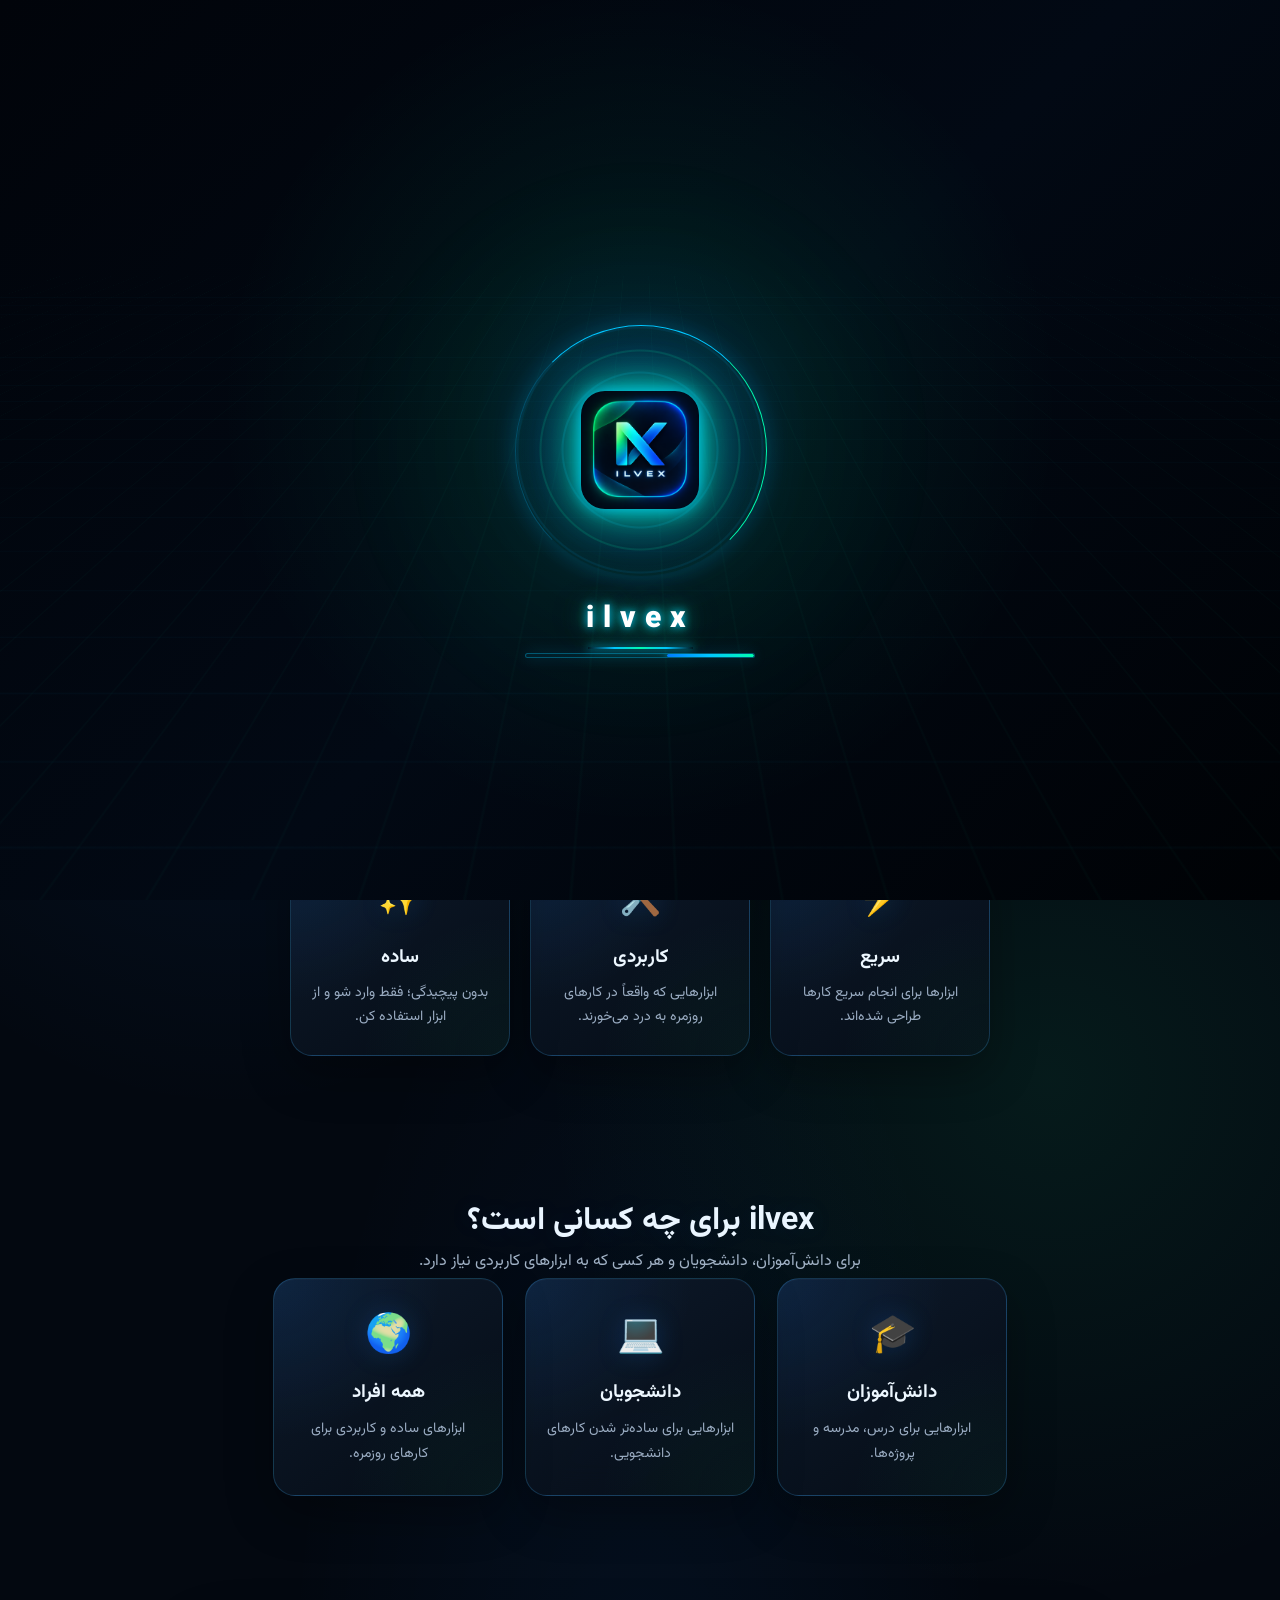
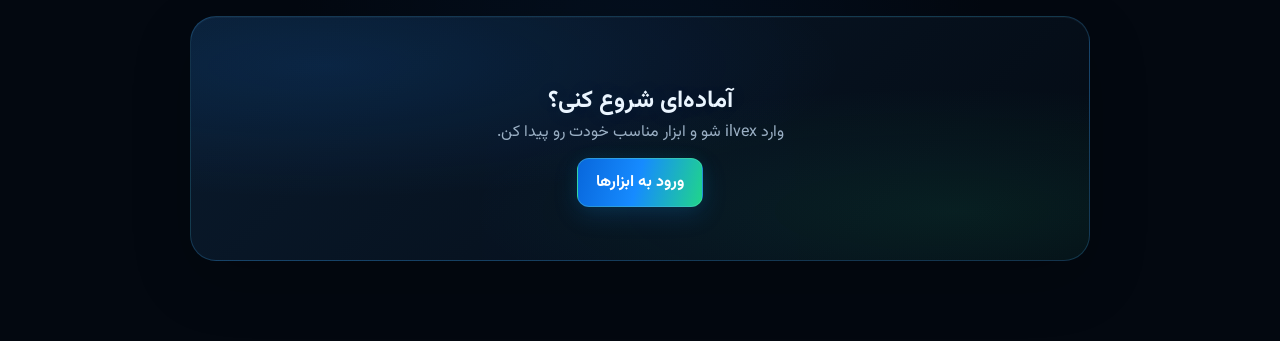
<file: index.html>
<!DOCTYPE html>
<html lang="fa" dir="rtl">

<head>
    <meta charset="UTF-8">
    <meta name="viewport" content="width=device-width, initial-scale=1.0">

    <title>ilvex | ایلوکس</title>

    <link rel="stylesheet" href="style.css">
    <link rel="icon" type="image/png" href="logo.png">

    <link
        href="https://fonts.googleapis.com/css2?family=Vazirmatn:wght@400;500;600;700;800;900&display=swap"
        rel="stylesheet"
    >
</head>

<body>

    <!-- Loading Screen -->
    <div class="loading-screen" id="loadingScreen">
        <div class="loading-z">IX</div>
        <div class="loading-name">ilvex</div>
        <div class="loading-line">
            <span></span>
        </div>
    </div>

    <!-- Header -->
    <header class="header">

        <div class="brand">
            <img src="logo.png" alt="ilvex Logo" class="site-logo">
            <div class="logo">ilvex</div>
        </div>

        <!-- Mobile Menu Button -->
        <button
            class="menu-btn"
            id="menuBtn"
            type="button"
            aria-label="باز کردن منو"
            aria-expanded="false"
            aria-controls="menu"
        >
            <span class="menu-icon" aria-hidden="true">☰</span>
        </button>

        <!-- Navigation -->
        <nav class="menu" id="menu" aria-label="منوی اصلی">
            <a href="index.html" aria-current="page">خانه</a>
            <a href="tools.html">ابزارها</a>
            <a href="about.html">درباره ما</a>
        </nav>

    </header>

    <!-- Mobile Menu Background -->
    <div class="menu-overlay" id="menuOverlay"></div>

    <main>

        <!-- Hero -->
        <section class="hero">

            <div class="hero-brand">
                <img src="logo.png" alt="ILVEX" class="hero-brand-logo">
                <h1><span>ilvex</span></h1>
            </div>

            <p>
                ilvex مجموعه‌ای از ابزارهای ساده، سریع و کاربردی است
                که برای دانش‌آموزان طراحی شده است. ما تلاش می‌کنیم
                کارهای وقت‌گیر، مانند محاسبات و کارهای روزمره را
                تا حد امکان ساده‌تر کنیم.
            </p>

        </section>

        <section class="why-ilvex">

            <h2>why ilvex?</h2>

            <p class="why-description">
                ابزارهای ساده، سریع و کاربردی برای انجام کارهای روزمره
            </p>

            <div class="why-cards">

                <div class="why-card">
                    <span>⚡</span>
                    <h3>سریع</h3>
                    <p>ابزارها برای انجام سریع کارها طراحی شده‌اند.</p>
                </div>

                <div class="why-card">
                    <span>🛠️</span>
                    <h3>کاربردی</h3>
                    <p>ابزارهایی که واقعاً در کارهای روزمره به درد می‌خورند.</p>
                </div>

                <div class="why-card">
                    <span>✨</span>
                    <h3>ساده</h3>
                    <p>بدون پیچیدگی؛ فقط وارد شو و از ابزار استفاده کن.</p>
                </div>

            </div>

        </section>

        <!-- Audience -->
        <section class="audience">

            <h2>ilvex برای چه کسانی است؟</h2>

            <p class="audience-description">
                برای دانش‌آموزان، دانشجویان و هر کسی که
                به ابزارهای کاربردی نیاز دارد.
            </p>

            <div class="audience-cards">

                <div class="audience-card">
                    <span>🎓</span>
                    <h3>دانش‌آموزان</h3>
                    <p>ابزارهایی برای درس، مدرسه و پروژه‌ها.</p>
                </div>

                <div class="audience-card">
                    <span>💻</span>
                    <h3>دانشجویان</h3>
                    <p>ابزارهایی برای ساده‌تر شدن کارهای دانشجویی.</p>
                </div>

                <div class="audience-card">
                    <span>🌍</span>
                    <h3>همه افراد</h3>
                    <p>ابزارهای ساده و کاربردی برای کارهای روزمره.</p>
                </div>

            </div>

        </section>

        <!-- Call To Action -->
        <section class="cta">

            <h2>آماده‌ای شروع کنی؟</h2>

            <p>
                وارد ilvex شو و ابزار مناسب خودت رو پیدا کن.
            </p>

            <a href="tools.html" class="cta-button">
                ورود به ابزارها
            </a>

        </section>

    </main>

    <script src="script.js"></script>
    <script src="aurora.js"></script>

</body>
</html>
</file>
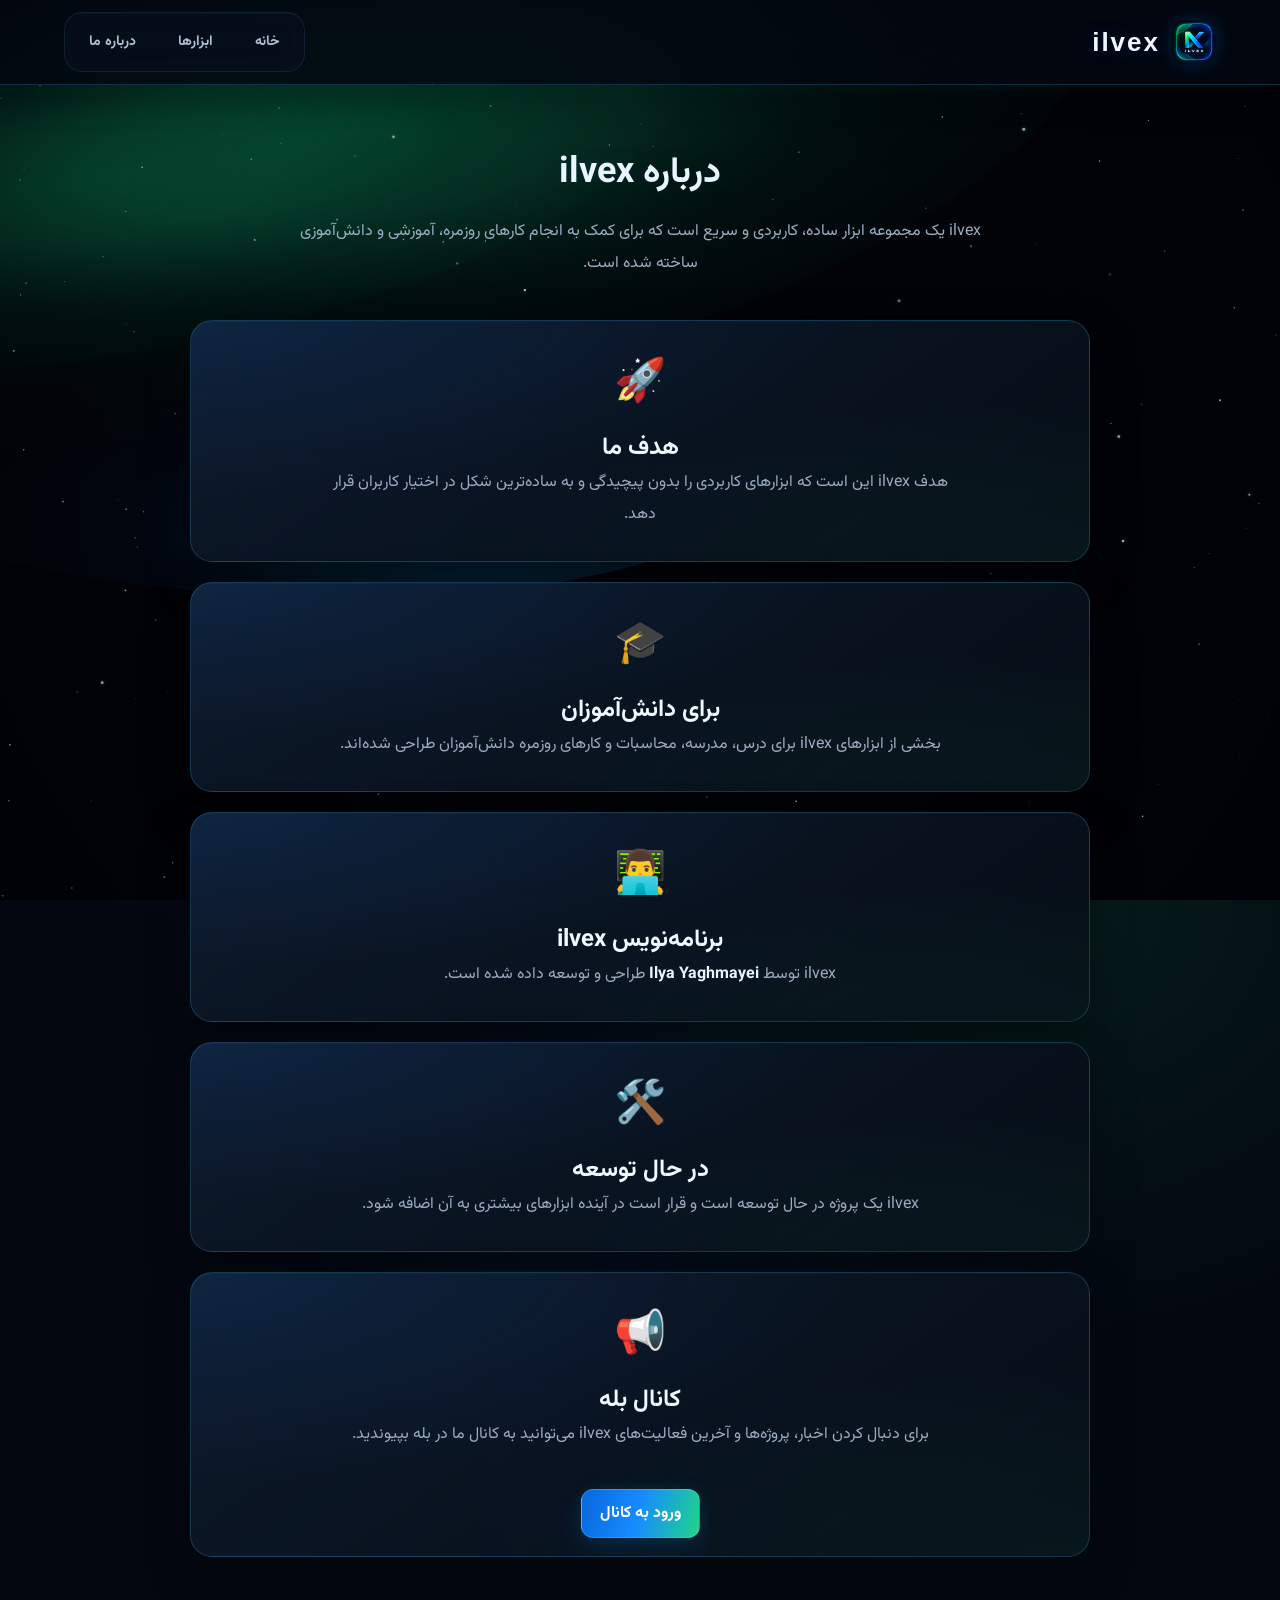
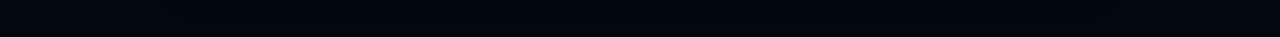
<file: about.html>
<!DOCTYPE html>
<html lang="fa" dir="rtl">

<head>

    <meta charset="UTF-8">

    <meta name="viewport" content="width=device-width, initial-scale=1.0">

    <title>درباره ما | ilvex</title>

    <link rel="stylesheet" href="style.css">
    <link rel="icon" type="image/png" href="logo.png">
    <link
    href="https://fonts.googleapis.com/css2?family=Vazirmatn:wght@400;500;600;700;800;900&display=swap"
    rel="stylesheet"
>
</head>


<body>



    <header class="header">

        <div class="brand">

            <img
                src="logo.png"
                alt="ilvex Logo"
                class="site-logo"
            >

            <div class="logo">
                ilvex
            </div>

        </div>


        <button
            class="menu-btn"
            id="menuBtn"
        >
            ☰
        </button>


        <nav
            class="menu"
            id="menu"
        >

            <a href="index.html">
                خانه
            </a>

            <a href="tools.html">
                ابزارها
            </a>

            <a href="about.html">
                درباره ما
            </a>

        </nav>

    </header>



    <main>


        <section class="about-page">


            <h1>
                درباره ilvex
            </h1>


            <p>
                ilvex یک مجموعه ابزار ساده، کاربردی و سریع است
                که برای کمک به انجام کارهای روزمره، آموزشی و دانش‌آموزی ساخته شده است.
            </p>



            <!-- هدف ما -->

            <div class="about-card">

                <span>
                    🚀
                </span>

                <h2>
                    هدف ما
                </h2>

                <p>
                    هدف ilvex این است که ابزارهای کاربردی را
                    بدون پیچیدگی و به ساده‌ترین شکل در اختیار کاربران قرار دهد.
                </p>

            </div>



            <!-- برای دانش آموزان -->

            <div class="about-card">

                <span>
                    🎓
                </span>

                <h2>
                    برای دانش‌آموزان
                </h2>

                <p>
                    بخشی از ابزارهای ilvex برای درس، مدرسه،
                    محاسبات و کارهای روزمره دانش‌آموزان طراحی شده‌اند.
                </p>

            </div>



            <!-- برنامه نویس -->

            <div class="about-card">

                <span>
                    👨‍💻
                </span>

                <h2>
                    برنامه‌نویس ilvex
                </h2>

                <p>
                    ilvex توسط
                    <strong>
                        Ilya Yaghmayei
                    </strong>
                    طراحی و توسعه داده شده است.
                </p>

            </div>



            <!-- در حال توسعه -->

            <div class="about-card">

                <span>
                    🛠️
                </span>

                <h2>
                    در حال توسعه
                </h2>

                <p>
                    ilvex یک پروژه در حال توسعه است و
                    قرار است در آینده ابزارهای بیشتری به آن اضافه شود.
                </p>

            </div>



            <!-- کانال بله -->

            <div class="about-card">

                <span>
                    📢
                </span>

                <h2>
                    کانال بله
                </h2>

                <p>
                    برای دنبال کردن اخبار، پروژه‌ها و
                    آخرین فعالیت‌های ilvex می‌توانید به کانال ما در بله بپیوندید.
                </p>
<br><br>
                <a
                    href="https://ble.ir/ilvex_official"
                    class="section-button"
                >
                    ورود به کانال
                </a>

            </div>


        </section>


    </main>



    <!-- JavaScript -->

    <script src="script.js"></script>
   <script src="aurora.js"></script>

</body>

</html>
</file>
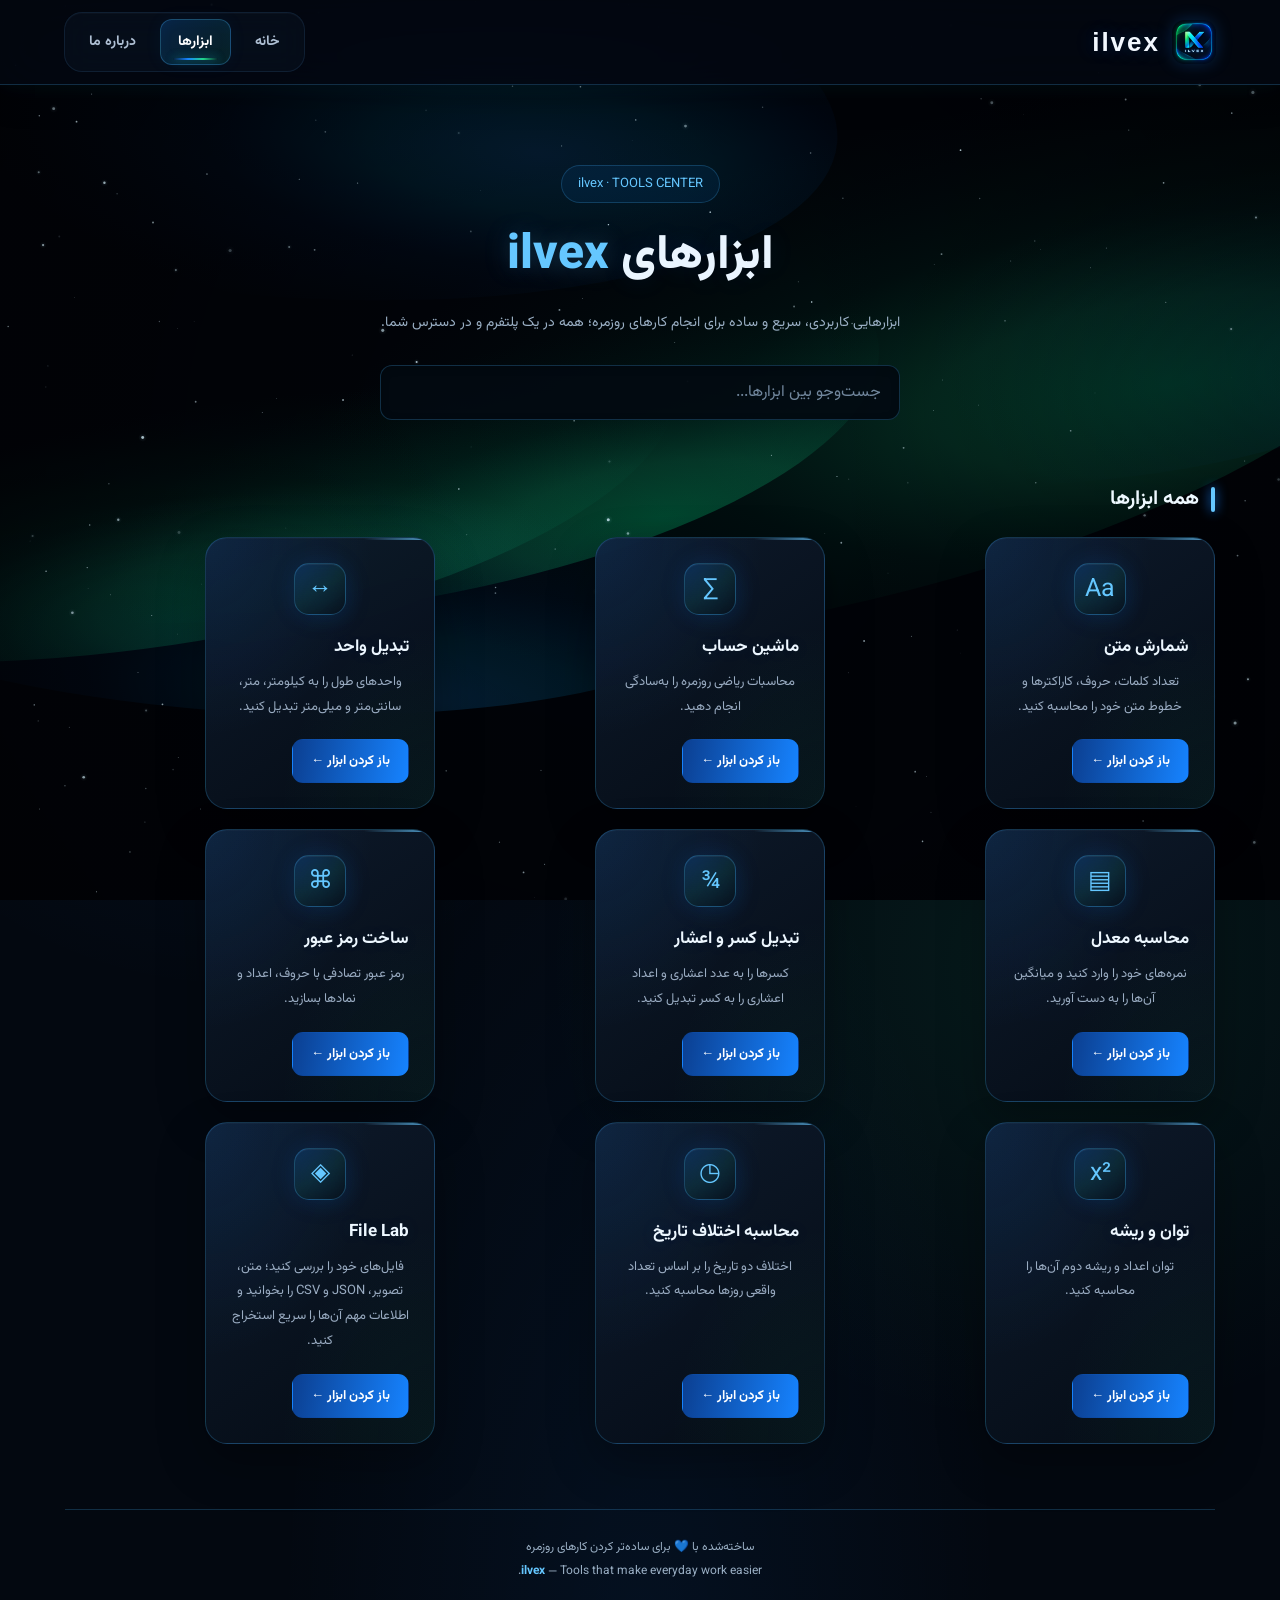
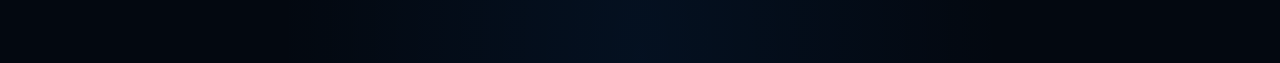
<file: tools.html>
<!DOCTYPE html>
<html lang="fa" dir="rtl">

<head>
    <meta charset="UTF-8">
    <meta name="viewport" content="width=device-width, initial-scale=1.0">

    <meta name="theme-color" content="#050914">

    <meta name="description"
        content="ilvex Tools - مجموعه‌ای از ابزارهای کاربردی، سریع و رایگان برای همه">

    <title>ابزارها | ilvex</title>

    <link rel="icon" href="logo.png" type="image/png">

    <link rel="stylesheet" href="style.css">

    <link rel="preconnect" href="https://fonts.googleapis.com">
    <link rel="preconnect" href="https://fonts.gstatic.com" crossorigin>

    <link href="https://fonts.googleapis.com/css2?family=Vazirmatn:wght@400;500;600;700;800&display=swap"
        rel="stylesheet">

    <style>
        :root {
            --bg: #050914;
            --bg-card: #0b1426;
            --bg-input: #07101f;
            --blue: #1683ff;
            --light-blue: #65c7ff;
            --dark-blue: #0b3f91;
            --green: #21e6a0;
            --text: #f1f7ff;
            --muted: #91a6c5;
            --border: rgba(71, 155, 255, 0.22);
            --glow: 0 0 25px rgba(22, 131, 255, 0.12);
        }

        * {
            box-sizing: border-box;
        }

        html {
            scroll-behavior: smooth;
        }

        body {
            margin: 0;
            min-height: 100vh;
            background: var(--bg);
            color: var(--text);
            font-family: "Vazirmatn", sans-serif;
        }

        button,
        input,
        select,
        textarea {
            font: inherit;
        }

        button {
            cursor: pointer;
        }

        a {
            color: inherit;
            text-decoration: none;
        }

        /* =========================================
           TOOLS PAGE
        ========================================= */

        .tools-page {
            width: min(1150px, 92%);
            margin: 0 auto;
            padding: 35px 0 80px;
        }

        .tools-hero {
            text-align: center;
            padding: 45px 15px 35px;
        }

        .tools-badge {
            display: inline-block;
            padding: 8px 16px;
            border: 1px solid var(--border);
            border-radius: 30px;
            color: var(--light-blue);
            background: rgba(22, 131, 255, 0.08);
            font-size: 13px;
            margin-bottom: 18px;
        }

        .tools-hero h1 {
            margin: 0 0 16px;
            font-size: clamp(30px, 5vw, 48px);
            font-weight: 800;
            line-height: 1.5;
        }

        .tools-hero h1 span {
            color: var(--light-blue);
            text-shadow: 0 0 24px rgba(101, 199, 255, 0.25);
        }

        .tools-hero p {
            max-width: 620px;
            margin: auto;
            color: var(--muted);
            line-height: 2;
            font-size: 14px;
        }

        .tools-search {
            width: min(520px, 100%);
            margin: 28px auto 0;
        }

        .tools-search input {
            width: 100%;
            padding: 14px 18px;
            background: var(--bg-card);
            color: var(--text);
            border: 1px solid var(--border);
            border-radius: 14px;
            outline: none;
            transition: border-color 0.2s, box-shadow 0.2s;
        }

        .tools-search input:focus {
            border-color: var(--blue);
            box-shadow: 0 0 0 3px rgba(22, 131, 255, 0.12);
        }

        .tools-search input::placeholder {
            color: #6e84a5;
        }

        /* =========================================
           SECTION TITLE
        ========================================= */

        .tools-section-title {
            display: flex;
            align-items: center;
            gap: 12px;
            margin: 28px 0 22px;
            font-size: 20px;
            font-weight: 700;
        }

        .tools-section-title::before {
            content: "";
            width: 4px;
            height: 25px;
            border-radius: 10px;
            background: var(--light-blue);
            box-shadow: 0 0 12px var(--blue);
        }

        /* =========================================
           TOOLS GRID
        ========================================= */

        .tools-grid {
            display: grid;
            grid-template-columns: repeat(3, minmax(0, 1fr));
            gap: 20px;
        }

        .tool-card {
            position: relative;
            overflow: hidden;
            display: flex;
            flex-direction: column;
            align-items: flex-start;
            min-height: 220px;
            padding: 25px;
            border: 1px solid var(--border);
            border-radius: 20px;

            background:
                linear-gradient(
                    145deg,
                    rgba(18, 42, 78, 0.45),
                    transparent 70%
                ),
                var(--bg-card);

            box-shadow: var(--glow);

            transition:
                transform 0.25s,
                border-color 0.25s,
                box-shadow 0.25s;
        }

        .tool-card::after {
            content: "";
            position: absolute;
            top: 0;
            right: 0;
            width: 70px;
            height: 2px;

            background:
                linear-gradient(
                    90deg,
                    transparent,
                    var(--light-blue)
                );

            opacity: 0.8;
        }

        .tool-card:hover {
            transform: translateY(-5px);
            border-color: rgba(101, 199, 255, 0.65);
            box-shadow: 0 12px 35px rgba(22, 131, 255, 0.13);
        }

        .tool-icon {
            display: grid;
            place-items: center;

            width: 52px;
            height: 52px;

            border-radius: 15px;

            border: 1px solid rgba(101, 199, 255, 0.22);

            background: rgba(22, 131, 255, 0.12);

            color: var(--light-blue);

            font-size: 25px;

            margin-bottom: 18px;
        }

        .tool-card h3 {
            margin: 0 0 10px;
            font-size: 17px;
        }

        .tool-card p {
            flex: 1;

            margin: 0 0 20px;

            color: var(--muted);

            font-size: 13px;
            line-height: 1.9;
        }

        /* =========================================
           BUTTONS
        ========================================= */

        .tool-open-btn,
        .primary-btn {
            display: inline-flex;
            justify-content: center;
            align-items: center;

            gap: 8px;

            padding: 11px 18px;

            border: 1px solid transparent;
            border-radius: 11px;

            background:
                linear-gradient(
                    100deg,
                    var(--dark-blue),
                    var(--blue)
                );

            color: white;

            font-size: 13px;
            font-weight: 700;

            transition:
                filter 0.2s,
                transform 0.2s;
        }

        .tool-open-btn:hover,
        .primary-btn:hover {
            filter: brightness(1.2);
            transform: translateY(-1px);
        }

        .secondary-btn {
            padding: 10px 15px;

            border: 1px solid var(--border);
            border-radius: 10px;

            background: rgba(22, 131, 255, 0.08);

            color: var(--light-blue);
        }

        .secondary-btn:hover {
            background: rgba(22, 131, 255, 0.17);
        }

        .tool-empty {
            display: none;

            color: var(--muted);

            text-align: center;

            padding: 30px;
        }

        /* =========================================
           MODALS
        ========================================= */

        .modal {
            position: fixed;
            inset: 0;

            z-index: 9999;

            display: none;

            align-items: center;
            justify-content: center;

            padding: 18px;

            overflow-y: auto;

            background: rgba(0, 4, 13, 0.84);

            backdrop-filter: blur(8px);
        }

        .modal-content {
            position: relative;

            width: min(500px, 100%);

            max-height: 90vh;

            overflow-y: auto;

            padding: 28px;

            border: 1px solid rgba(101, 199, 255, 0.3);

            border-radius: 22px;

            background:
                linear-gradient(
                    145deg,
                    rgba(14, 39, 75, 0.5),
                    transparent 60%
                ),
                #080f1e;

            box-shadow: 0 0 45px rgba(22, 131, 255, 0.13);
        }

        .modal-content h2 {
            margin: 0 0 8px;
            font-size: 23px;
        }

        .modal-description {
            margin: 0 0 23px;

            color: var(--muted);

            font-size: 13px;

            line-height: 1.9;
        }

        .close-btn {
            position: absolute;

            left: 17px;
            top: 14px;

            display: grid;
            place-items: center;

            width: 36px;
            height: 36px;

            border: 1px solid var(--border);
            border-radius: 10px;

            background: transparent;

            color: var(--text);

            font-size: 22px;
        }

        .close-btn:hover {
            background: rgba(22, 131, 255, 0.12);
            color: var(--light-blue);
        }

        /* =========================================
           FORM FIELDS
        ========================================= */

        .field {
            margin-bottom: 17px;
        }

        .field label {
            display: block;

            margin-bottom: 8px;

            color: #d8e8ff;

            font-size: 13px;
        }

        .field input,
        .field select,
        .field textarea,
        .tool-input {
            width: 100%;

            min-width: 0;

            padding: 12px 14px;

            color: var(--text);

            background: var(--bg-input);

            border: 1px solid var(--border);

            border-radius: 11px;

            outline: none;
        }

        .field input:focus,
        .field select:focus,
        .field textarea:focus,
        .tool-input:focus {
            border-color: var(--blue);

            box-shadow:
                0 0 0 3px
                rgba(22, 131, 255, 0.1);
        }

        .field input::placeholder,
        .field textarea::placeholder {
            color: #647b9d;
        }

        .field select option {
            background: #081120;
            color: white;
        }

        .field textarea {
            min-height: 120px;
            resize: vertical;
        }

        .field-row {
            display: grid;

            grid-template-columns:
                repeat(2, minmax(0, 1fr));

            gap: 12px;
        }

        .button-row {
            display: flex;

            flex-wrap: wrap;

            gap: 10px;

            margin-top: 18px;
        }

        /* =========================================
           RESULT BOX
        ========================================= */

        .result-box {
            margin-top: 18px;

            padding: 15px;

            border:
                1px solid
                rgba(101, 199, 255, 0.2);

            border-radius: 12px;

            background:
                rgba(22, 131, 255, 0.07);

            color: var(--light-blue);

            overflow-wrap: anywhere;

            line-height: 2;

            font-size: 14px;
        }

        .result-box:empty {
            display: none;
        }

        .result-box div + div {
            margin-top: 7px;
        }

        /* =========================================
           CHECK LIST
        ========================================= */

        .check-list {
            display: grid;

            grid-template-columns:
                repeat(2, minmax(0, 1fr));

            gap: 12px;

            margin: 15px 0;
        }

        .check-item {
            display: flex;

            align-items: center;

            gap: 8px;

            color: #d7e8ff;

            font-size: 13px;
        }

        .check-item input {
            accent-color: var(--blue);
        }

        /* =========================================
           FILE LAB
        ========================================= */

        .file-drop-zone {
            position: relative;

            display: flex;
            flex-direction: column;
            align-items: center;
            justify-content: center;

            min-height: 220px;

            padding: 30px 20px;

            border: 1px dashed rgba(101, 199, 255, 0.45);
            border-radius: 18px;

            background:
                linear-gradient(
                    145deg,
                    rgba(22, 131, 255, 0.08),
                    rgba(33, 230, 160, 0.03)
                );

            text-align: center;

            transition:
                border-color 0.25s,
                background 0.25s,
                transform 0.25s;
        }

        .file-drop-zone.dragover {
            border-color: var(--green);

            background:
                linear-gradient(
                    145deg,
                    rgba(22, 131, 255, 0.16),
                    rgba(33, 230, 160, 0.1)
                );

            transform: scale(1.01);

            box-shadow:
                0 0 35px rgba(33, 230, 160, 0.08);
        }

        .file-drop-icon {
            display: grid;
            place-items: center;

            width: 65px;
            height: 65px;

            margin-bottom: 15px;

            border: 1px solid rgba(101, 199, 255, 0.3);
            border-radius: 18px;

            background: rgba(22, 131, 255, 0.1);

            color: var(--light-blue);

            font-size: 30px;

            box-shadow:
                0 0 25px rgba(22, 131, 255, 0.08);
        }

        .file-drop-zone h3 {
            margin: 0 0 7px;

            font-size: 16px;
        }

        .file-drop-zone p {
            margin: 0 0 18px;

            color: var(--muted);

            font-size: 12px;

            line-height: 1.9;
        }

        .file-select-btn {
            display: inline-flex;
            align-items: center;
            justify-content: center;

            padding: 10px 18px;

            border: 1px solid rgba(101, 199, 255, 0.25);
            border-radius: 10px;

            background: rgba(22, 131, 255, 0.1);

            color: var(--light-blue);

            font-size: 13px;
            font-weight: 700;

            cursor: pointer;
        }

        .file-select-btn:hover {
            background: rgba(22, 131, 255, 0.18);
        }

        #fileLabInput {
            display: none;
        }

        .file-info {
            display: none;

            margin-top: 18px;

            padding: 15px;

            border: 1px solid rgba(101, 199, 255, 0.2);
            border-radius: 14px;

            background: rgba(22, 131, 255, 0.05);
        }

        .file-info.active {
            display: block;
        }

        .file-info-title {
            display: flex;
            align-items: center;
            gap: 10px;

            margin-bottom: 12px;
        }

        .file-type-badge {
            display: inline-flex;
            align-items: center;
            justify-content: center;

            min-width: 44px;
            height: 30px;

            padding: 0 8px;

            border-radius: 8px;

            background: rgba(33, 230, 160, 0.1);

            border: 1px solid rgba(33, 230, 160, 0.2);

            color: var(--green);

            font-size: 11px;
            font-weight: 800;
        }

        .file-name {
            min-width: 0;

            color: #eaf4ff;

            font-size: 13px;
            font-weight: 700;

            overflow: hidden;
            text-overflow: ellipsis;
            white-space: nowrap;
        }

        .file-meta {
            display: grid;

            grid-template-columns:
                repeat(2, minmax(0, 1fr));

            gap: 9px;

            margin-top: 12px;
        }

        .file-meta-item {
            padding: 9px 10px;

            border-radius: 9px;

            background: rgba(255, 255, 255, 0.025);

            color: var(--muted);

            font-size: 11px;
        }

        .file-meta-item strong {
            display: block;

            margin-top: 3px;

            color: #dcecff;

            font-size: 12px;
        }

        .file-preview {
            display: none;

            margin-top: 15px;

            max-width: 100%;

            max-height: 260px;

            margin-left: auto;
            margin-right: auto;

            border: 1px solid rgba(101, 199, 255, 0.2);

            border-radius: 12px;

            object-fit: contain;

            background: #020711;
        }

        .file-preview.active {
            display: block;
        }

        .file-text-area {
            display: none;

            width: 100%;

            min-height: 180px;

            margin-top: 15px;

            padding: 14px;

            resize: vertical;

            border: 1px solid rgba(101, 199, 255, 0.2);

            border-radius: 12px;

            outline: none;

            background: #030914;

            color: #dcecff;

            direction: ltr;

            text-align: left;

            line-height: 1.8;

            font-family: Consolas, Monaco, monospace;

            font-size: 12px;
        }

        .file-text-area.active {
            display: block;
        }

        .file-table-wrap {
            display: none;

            margin-top: 15px;

            max-height: 300px;

            overflow: auto;

            border: 1px solid rgba(101, 199, 255, 0.2);

            border-radius: 12px;
        }

        .file-table-wrap.active {
            display: block;
        }

        .file-table {
            width: 100%;

            border-collapse: collapse;

            min-width: 450px;

            direction: ltr;
        }

        .file-table th,
        .file-table td {
            padding: 9px 11px;

            border-bottom: 1px solid rgba(101, 199, 255, 0.12);

            border-right: 1px solid rgba(101, 199, 255, 0.08);

            text-align: left;

            font-size: 11px;

            white-space: nowrap;
        }

        .file-table th {
            position: sticky;
            top: 0;

            background: #0b1a31;

            color: var(--light-blue);
        }

        .file-table td {
            color: #c8d9ee;
        }

        .file-actions {
            display: none;

            flex-wrap: wrap;

            gap: 9px;

            margin-top: 15px;
        }

        .file-actions.active {
            display: flex;
        }

        .file-status {
            margin-top: 13px;

            color: var(--muted);

            font-size: 11px;

            line-height: 1.9;
        }

        .file-error {
            color: #ff8794 !important;
        }

        /* =========================================
           NOTES
        ========================================= */

        .small-note {
            margin-top: 12px;

            color: var(--muted);

            font-size: 12px;

            line-height: 1.9;
        }

        .rates-updated {
            color: var(--muted);

            font-size: 12px;

            line-height: 1.9;

            overflow-wrap: anywhere;
        }

        /* =========================================
           FOOTER
        ========================================= */

        .site-footer {
            margin-top: 65px;

            padding-top: 25px;

            border-top: 1px solid var(--border);

            text-align: center;

            color: var(--muted);

            font-size: 12px;

            line-height: 2;
        }

        .site-footer strong {
            color: var(--light-blue);
        }

        /* =========================================
           RESPONSIVE
        ========================================= */

        @media (max-width: 850px) {

            .tools-grid {
                grid-template-columns:
                    repeat(2, minmax(0, 1fr));
            }

        }

        @media (max-width: 560px) {

            .tools-page {
                width: 91%;
                padding-top: 15px;
            }

            .tools-hero {
                padding-top: 35px;
            }

            .tools-grid {
                grid-template-columns: 1fr;
                gap: 15px;
            }

            .tool-card {
                min-height: 190px;
                padding: 22px;
            }

            .modal-content {
                padding: 23px 18px;
            }

            .field-row {
                grid-template-columns: 1fr;
                gap: 0;
            }

            .tools-section-title {
                font-size: 18px;
            }

            .check-list {
                grid-template-columns: 1fr;
            }

            .file-meta {
                grid-template-columns: 1fr;
            }
        }
    </style>
</head>

<body>

    <!-- =========================================
         ILVEX MAIN HEADER
    ========================================= -->

    <header class="header">

        <div class="brand">

            <img
                src="logo.png"
                alt="ilvex Logo"
                class="site-logo">

            <div class="logo">
                ilvex
            </div>

        </div>

        <button
            class="menu-btn"
            id="menuBtn"
            type="button"
            aria-label="باز کردن منو"
            aria-expanded="false"
            aria-controls="menu">

            <span
                class="menu-icon"
                aria-hidden="true">
                ☰
            </span>

        </button>

        <nav
            class="menu"
            id="menu"
            aria-label="منوی اصلی">

            <a href="index.html">
                خانه
            </a>

            <a
                href="tools.html"
                aria-current="page">
                ابزارها
            </a>

            <a href="about.html">
                درباره ما
            </a>

        </nav>

    </header>


    <!-- Mobile Menu Background -->

    <div
        class="menu-overlay"
        id="menuOverlay">
    </div>


    <!-- =========================================
         MAIN
    ========================================= -->

    <main class="tools-page">

        <!-- Tools Hero -->

        <header class="tools-hero">

            <div class="tools-badge">
                ilvex · TOOLS CENTER
            </div>

            <h1>
                ابزارهای <span>ilvex</span>
            </h1>

            <p>
                ابزارهایی کاربردی، سریع و ساده برای انجام کارهای روزمره؛
                همه در یک پلتفرم و در دسترس شما.
            </p>

            <div class="tools-search">

                <input
                    type="search"
                    id="toolSearch"
                    placeholder="جست‌وجو بین ابزارها..."
                    aria-label="جست‌وجوی ابزارها">

            </div>

        </header>


        <!-- =========================================
             TOOLS
        ========================================= -->

        <section aria-labelledby="toolsTitle">

            <h2
                class="tools-section-title"
                id="toolsTitle">

                همه ابزارها

            </h2>


            <div
                class="tools-grid"
                id="toolsGrid">


                <!-- 1. Text Counter -->

                <article
                    class="tool-card"
                    data-search="متن شمارش کلمه حرف کاراکتر text word character">

                    <div class="tool-icon">
                        Aa
                    </div>

                    <h3>
                        شمارش متن
                    </h3>

                    <p>
                        تعداد کلمات، حروف، کاراکترها و خطوط متن خود را محاسبه کنید.
                    </p>

                    <button
                        class="tool-open-btn"
                        onclick="openTool('textModal')">

                        باز کردن ابزار ←

                    </button>

                </article>


                <!-- 2. Calculator -->

                <article
                    class="tool-card"
                    data-search="ماشین حساب محاسبات ریاضی calculator">

                    <div class="tool-icon">
                        ∑
                    </div>

                    <h3>
                        ماشین حساب
                    </h3>

                    <p>
                        محاسبات ریاضی روزمره را به‌سادگی انجام دهید.
                    </p>

                    <button
                        class="tool-open-btn"
                        onclick="openTool('calculatorModal')">

                        باز کردن ابزار ←

                    </button>

                </article>


                <!-- 3. Unit Converter -->

                <article
                    class="tool-card"
                    data-search="تبدیل واحد طول کیلومتر متر سانتی متر میلی متر unit">

                    <div class="tool-icon">
                        ↔
                    </div>

                    <h3>
                        تبدیل واحد
                    </h3>

                    <p>
                        واحدهای طول را به کیلومتر، متر، سانتی‌متر و میلی‌متر تبدیل کنید.
                    </p>

                    <button
                        class="tool-open-btn"
                        onclick="openTool('unitModal')">

                        باز کردن ابزار ←

                    </button>

                </article>


                <!-- 4. Grade Calculator -->

                <article
                    class="tool-card"
                    data-search="محاسبه معدل نمره مدرسه grade average">

                    <div class="tool-icon">
                        ▤
                    </div>

                    <h3>
                        محاسبه معدل
                    </h3>

                    <p>
                        نمره‌های خود را وارد کنید و میانگین آن‌ها را به دست آورید.
                    </p>

                    <button
                        class="tool-open-btn"
                        onclick="openTool('gradeModal')">

                        باز کردن ابزار ←

                    </button>

                </article>


                <!-- 5. Fraction Converter -->

                <article
                    class="tool-card"
                    data-search="کسر اعشار تبدیل fraction decimal">

                    <div class="tool-icon">
                        ¾
                    </div>

                    <h3>
                        تبدیل کسر و اعشار
                    </h3>

                    <p>
                        کسرها را به عدد اعشاری و اعداد اعشاری را به کسر تبدیل کنید.
                    </p>

                    <button
                        class="tool-open-btn"
                        onclick="openTool('fractionModal')">

                        باز کردن ابزار ←

                    </button>

                </article>


                <!-- 6. Password Generator -->

                <article
                    class="tool-card"
                    data-search="رمز عبور پسورد امنیت password generator">

                    <div class="tool-icon">
                        ⌘
                    </div>

                    <h3>
                        ساخت رمز عبور
                    </h3>

                    <p>
                        رمز عبور تصادفی با حروف، اعداد و نمادها بسازید.
                    </p>

                    <button
                        class="tool-open-btn"
                        onclick="openTool('passwordModal')">

                        باز کردن ابزار ←

                    </button>

                </article>


                <!-- 7. Power and Root -->

                <article
                    class="tool-card"
                    data-search="توان ریشه دوم ریاضی power root">

                    <div class="tool-icon">
                        x²
                    </div>

                    <h3>
                        توان و ریشه
                    </h3>

                    <p>
                        توان اعداد و ریشه دوم آن‌ها را محاسبه کنید.
                    </p>

                    <button
                        class="tool-open-btn"
                        onclick="openTool('powerModal')">

                        باز کردن ابزار ←

                    </button>

                </article>


                <!-- 8. Date Difference -->

                <article
                    class="tool-card"
                    data-search="تاریخ اختلاف روز ماه سال شمسی میلادی date difference">

                    <div class="tool-icon">
                        ◷
                    </div>

                    <h3>
                        محاسبه اختلاف تاریخ
                    </h3>

                    <p>
                        اختلاف دو تاریخ را بر اساس تعداد واقعی روزها محاسبه کنید.
                    </p>

                    <button
                        class="tool-open-btn"
                        onclick="openTool('dateModal')">

                        باز کردن ابزار ←

                    </button>

                </article>


                


                <!-- 10. FILE LAB -->

                <article
                    class="tool-card"
                    data-search="فایل فایل لب file lab file manager متن تصویر json csv pdf استخراج متن عکس">

                    <div class="tool-icon">
                        ◈
                    </div>

                    <h3>
                        File Lab
                    </h3>

                    <p>
                        فایل‌های خود را بررسی کنید؛ متن، تصویر، JSON و CSV را بخوانید
                        و اطلاعات مهم آن‌ها را سریع استخراج کنید.
                    </p>

                    <button
                        class="tool-open-btn"
                        onclick="openTool('fileLabModal')">

                        باز کردن ابزار ←

                    </button>

                </article>


            </div>


            <p
                class="tool-empty"
                id="toolEmpty">

                ابزاری با این نام پیدا نشد.

            </p>

        </section>


        <!-- =========================================
             TEXT COUNTER MODAL
        ========================================= -->

        <div
            class="modal"
            id="textModal"
            role="dialog"
            aria-modal="true"
            aria-labelledby="textTitle">

            <div class="modal-content">

                <button
                    class="close-btn"
                    onclick="closeTool('textModal')"
                    aria-label="بستن">

                    ×

                </button>

                <h2 id="textTitle">
                    شمارش متن
                </h2>

                <p class="modal-description">
                    متن خود را وارد کنید تا آمار آن نمایش داده شود.
                </p>

                <div class="field">

                    <label for="textInput">
                        متن شما
                    </label>

                    <textarea
                        id="textInput"
                        placeholder="متن را اینجا بنویسید..."></textarea>

                </div>

                <div class="result-box">

                    <div>
                        تعداد کلمات:
                        <strong id="wordCount">۰</strong>
                    </div>

                    <div>
                        تعداد حروف و کاراکترها:
                        <strong id="charCount">۰</strong>
                    </div>

                    <div>
                        کاراکتر بدون فاصله:
                        <strong id="charNoSpaceCount">۰</strong>
                    </div>

                    <div>
                        تعداد خطوط:
                        <strong id="lineCount">۰</strong>
                    </div>

                </div>

            </div>

        </div>


        <!-- =========================================
             CALCULATOR MODAL
        ========================================= -->

        <div
            class="modal"
            id="calculatorModal"
            role="dialog"
            aria-modal="true"
            aria-labelledby="calculatorTitle">

            <div class="modal-content">

                <button
                    class="close-btn"
                    onclick="closeTool('calculatorModal')"
                    aria-label="بستن">

                    ×

                </button>

                <h2 id="calculatorTitle">
                    ماشین حساب
                </h2>

                <p class="modal-description">
                    عبارت ریاضی خود را وارد کنید.
                </p>

                <div class="field">

                    <label for="calcInput">
                        عبارت ریاضی
                    </label>

                    <input
                        type="text"
                        id="calcInput"
                        class="tool-input"
                        placeholder="مثال: (12 + 8) * 2">

                </div>

                <button
                    class="primary-btn"
                    onclick="calculate()">

                    محاسبه

                </button>

                <div
                    class="result-box"
                    id="calcResult"
                    aria-live="polite">
                </div>

                <p class="small-note">
                    عملگرهای پایه پشتیبانی می‌شوند:
                    + ، − ، × ، ÷ و پرانتز.
                </p>

            </div>

        </div>


        <!-- =========================================
             UNIT CONVERTER MODAL
        ========================================= -->

        <div
            class="modal"
            id="unitModal"
            role="dialog"
            aria-modal="true"
            aria-labelledby="unitTitle">

            <div class="modal-content">

                <button
                    class="close-btn"
                    onclick="closeTool('unitModal')"
                    aria-label="بستن">

                    ×

                </button>

                <h2 id="unitTitle">
                    تبدیل واحد طول
                </h2>

                <p class="modal-description">
                    مقدار و واحد مبدأ و مقصد را انتخاب کنید.
                </p>

                <div class="field">

                    <label for="unitInput">
                        مقدار
                    </label>

                    <input
                        type="number"
                        id="unitInput"
                        class="tool-input"
                        placeholder="مقدار را وارد کنید">

                </div>

                <div class="field-row">

                    <div class="field">

                        <label for="unitFrom">
                            تبدیل از
                        </label>

                        <select id="unitFrom">

                            <option value="mm">
                                میلی‌متر
                            </option>

                            <option value="cm">
                                سانتی‌متر
                            </option>

                            <option value="m" selected>
                                متر
                            </option>

                            <option value="km">
                                کیلومتر
                            </option>

                        </select>

                    </div>


                    <div class="field">

                        <label for="unitTo">
                            تبدیل به
                        </label>

                        <select id="unitTo">

                            <option value="mm">
                                میلی‌متر
                            </option>

                            <option value="cm">
                                سانتی‌متر
                            </option>

                            <option value="m">
                                متر
                            </option>

                            <option value="km" selected>
                                کیلومتر
                            </option>

                        </select>

                    </div>

                </div>

                <button
                    class="primary-btn"
                    onclick="convertUnit()">

                    تبدیل واحد

                </button>

                <div
                    class="result-box"
                    id="unitResult"
                    aria-live="polite">
                </div>

            </div>

        </div>


        <!-- =========================================
             GRADE CALCULATOR MODAL
        ========================================= -->

        <div
            class="modal"
            id="gradeModal"
            role="dialog"
            aria-modal="true"
            aria-labelledby="gradeTitle">

            <div class="modal-content">

                <button
                    class="close-btn"
                    onclick="closeTool('gradeModal')"
                    aria-label="بستن">

                    ×

                </button>

                <h2 id="gradeTitle">
                    محاسبه معدل
                </h2>

                <p class="modal-description">
                    نمره‌ها را با فاصله یا ویرگول از هم جدا کنید.
                </p>

                <div class="field">

                    <label for="gradeInput">
                        نمره‌ها از ۰ تا ۲۰
                    </label>

                    <textarea
                        id="gradeInput"
                        placeholder="مثال: 18, 19, 16.5, 20"></textarea>

                </div>

                <button
                    class="primary-btn"
                    onclick="calculateGrade()">

                    محاسبه معدل

                </button>

                <div
                    class="result-box"
                    id="gradeResult"
                    aria-live="polite">
                </div>

                <p class="small-note">
                    این ابزار میانگین ساده نمره‌ها را محاسبه می‌کند.
                    برای معدل وزنی، ضریب هر درس باید جداگانه وارد شود.
                </p>

            </div>

        </div>


        <!-- =========================================
             FRACTION MODAL
        ========================================= -->

        <div
            class="modal"
            id="fractionModal"
            role="dialog"
            aria-modal="true"
            aria-labelledby="fractionTitle">

            <div class="modal-content">

                <button
                    class="close-btn"
                    onclick="closeTool('fractionModal')"
                    aria-label="بستن">

                    ×

                </button>

                <h2 id="fractionTitle">
                    تبدیل کسر و اعشار
                </h2>

                <p class="modal-description">
                    یک کسر مثل 3/4 یا یک عدد اعشاری وارد کنید.
                </p>

                <div class="field">

                    <label for="fractionInput">
                        کسر یا عدد
                    </label>

                    <input
                        type="text"
                        id="fractionInput"
                        class="tool-input"
                        placeholder="مثال: 3/4 یا 0.75">

                </div>

                <div class="button-row">

                    <button
                        class="primary-btn"
                        onclick="fractionToDecimal()">

                        کسر به اعشار

                    </button>

                    <button
                        class="secondary-btn"
                        onclick="decimalToFraction()">

                        اعشار به کسر

                    </button>

                </div>

                <div
                    class="result-box"
                    id="fractionResult"
                    aria-live="polite">
                </div>

            </div>

        </div>


        <!-- =========================================
             PASSWORD MODAL
        ========================================= -->

        <div
            class="modal"
            id="passwordModal"
            role="dialog"
            aria-modal="true"
            aria-labelledby="passwordTitle">

            <div class="modal-content">

                <button
                    class="close-btn"
                    onclick="closeTool('passwordModal')"
                    aria-label="بستن">

                    ×

                </button>

                <h2 id="passwordTitle">
                    ساخت رمز عبور
                </h2>

                <p class="modal-description">
                    رمز تصادفی متناسب با نیاز خود بسازید.
                </p>

                <div class="field">

                    <label for="passwordLength">
                        طول رمز عبور
                    </label>

                    <input
                        type="number"
                        id="passwordLength"
                        min="1"
                        max="256"
                        value="16">

                </div>

                <div class="check-list">

                    <label class="check-item">

                        <input
                            type="checkbox"
                            id="passwordUpper"
                            checked>

                        حروف بزرگ انگلیسی

                    </label>

                    <label class="check-item">

                        <input
                            type="checkbox"
                            id="passwordLower"
                            checked>

                        حروف کوچک انگلیسی

                    </label>

                    <label class="check-item">

                        <input
                            type="checkbox"
                            id="passwordNumbers"
                            checked>

                        اعداد

                    </label>

                    <label class="check-item">

                        <input
                            type="checkbox"
                            id="passwordSymbols"
                            checked>

                        نمادهای خاص

                    </label>

                </div>

                <div class="field">

                    <label for="passwordResult">
                        رمز ساخته‌شده
                    </label>

                    <input
                        type="text"
                        id="passwordResult"
                        class="tool-input"
                        readonly
                        placeholder="رمز شما اینجا نمایش داده می‌شود">

                </div>

                <div class="button-row">

                    <button
                        class="primary-btn"
                        onclick="generatePassword()">

                        ساخت رمز جدید

                    </button>

                    <button
                        class="secondary-btn"
                        onclick="copyPassword()">

                        کپی رمز

                    </button>

                </div>

                <div
                    class="result-box"
                    id="passwordMessage"
                    aria-live="polite">
                </div>

            </div>

        </div>


        <!-- =========================================
             POWER / ROOT MODAL
        ========================================= -->

        <div
            class="modal"
            id="powerModal"
            role="dialog"
            aria-modal="true"
            aria-labelledby="powerTitle">

            <div class="modal-content">

                <button
                    class="close-btn"
                    onclick="closeTool('powerModal')"
                    aria-label="بستن">

                    ×

                </button>

                <h2 id="powerTitle">
                    توان و ریشه
                </h2>

                <p class="modal-description">
                    برای اعداد صحیح بزرگ نیز می‌توانید از محاسبه توان استفاده کنید.
                </p>

                <div class="field">

                    <label for="powerNumber">
                        عدد پایه
                    </label>

                    <input
                        type="text"
                        id="powerNumber"
                        class="tool-input"
                        inputmode="decimal"
                        placeholder="مثال: 12">

                </div>

                <div class="field">

                    <label for="powerExponent">
                        توان
                    </label>

                    <input
                        type="text"
                        id="powerExponent"
                        class="tool-input"
                        inputmode="numeric"
                        placeholder="مثال: 5">

                </div>

                <div class="button-row">

                    <button
                        class="primary-btn"
                        onclick="calculatePower()">

                        محاسبه توان

                    </button>

                    <button
                        class="secondary-btn"
                        onclick="calculateRoot()">

                        محاسبه ریشه دوم

                    </button>

                </div>

                <div
                    class="result-box"
                    id="powerResult"
                    aria-live="polite">
                </div>

                <p class="small-note">
                    محاسبات اعداد صحیح بزرگ ممکن است بسته به اندازه عدد،
                    زمان و حافظه بیشتری نیاز داشته باشند.
                </p>

            </div>

        </div>


        <!-- =========================================
             DATE DIFFERENCE MODAL
        ========================================= -->

        <div
            class="modal"
            id="dateModal"
            role="dialog"
            aria-modal="true"
            aria-labelledby="dateTitle">

            <div class="modal-content">

                <button
                    class="close-btn"
                    onclick="closeTool('dateModal')"
                    aria-label="بستن">

                    ×

                </button>

                <h2 id="dateTitle">
                    محاسبه اختلاف تاریخ
                </h2>

                <p class="modal-description">
                    دو تاریخ را انتخاب کنید تا اختلاف روزها و تفکیک تقویمی محاسبه شود.
                </p>

                <div class="field">

                    <label for="startDate">
                        تاریخ شروع
                    </label>

                    <input
                        type="date"
                        id="startDate">

                </div>

                <div class="field">

                    <label for="endDate">
                        تاریخ پایان
                    </label>

                    <input
                        type="date"
                        id="endDate">

                </div>

                <button
                    class="primary-btn"
                    onclick="calculateDateDifference()">

                    محاسبه اختلاف تاریخ

                </button>

                <div
                    class="result-box"
                    id="dateResult"
                    aria-live="polite">
                </div>

                <p class="small-note">
                    انتخاب تاریخ در این نسخه با تقویم میلادی مرورگر انجام می‌شود.
                    تاریخ شمسی نیز در نتیجه نمایش داده می‌شود.
                </p>

            </div>

        </div>


        <!-- =========================================
             FILE LAB MODAL
        ========================================= -->

        <div
            class="modal"
            id="fileLabModal"
            role="dialog"
            aria-modal="true"
            aria-labelledby="fileLabTitle">

            <div class="modal-content">

                <button
                    class="close-btn"
                    onclick="closeTool('fileLabModal')"
                    aria-label="بستن">

                    ×

                </button>


                <h2 id="fileLabTitle">
                    File Lab
                </h2>

                <p class="modal-description">
                    فایل را انتخاب یا اینجا رها کنید تا اطلاعات و محتوای قابل‌خواندن آن بررسی شود.
                </p>


                <!-- DROP ZONE -->

                <div
                    class="file-drop-zone"
                    id="fileDropZone">

                    <div class="file-drop-icon">
                        ◈
                    </div>

                    <h3>
                        فایل را اینجا رها کن
                    </h3>

                    <p>
                        یا از دستگاه خودت یک فایل انتخاب کن
                    </p>

                    <label
                        for="fileLabInput"
                        class="file-select-btn">

                        انتخاب فایل

                    </label>

                    <input
                        type="file"
                        id="fileLabInput">

                </div>


                <!-- FILE INFO -->

                <div
                    class="file-info"
                    id="fileInfo">

                    <div class="file-info-title">

                        <span
                            class="file-type-badge"
                            id="fileTypeBadge">
                            FILE
                        </span>

                        <div
                            class="file-name"
                            id="fileName">
                        </div>

                    </div>


                    <div class="file-meta">

                        <div class="file-meta-item">
                            نوع فایل
                            <strong id="fileMime">
                                —
                            </strong>
                        </div>

                        <div class="file-meta-item">
                            حجم
                            <strong id="fileSize">
                                —
                            </strong>
                        </div>

                        <div class="file-meta-item">
                            فرمت
                            <strong id="fileExtension">
                                —
                            </strong>
                        </div>

                        <div class="file-meta-item">
                            وضعیت
                            <strong id="fileStatusShort">
                                آماده
                            </strong>
                        </div>

                    </div>


                    <!-- IMAGE PREVIEW -->

                    <img
                        id="fileImagePreview"
                        class="file-preview"
                        alt="پیش‌نمایش تصویر">


                    <!-- TEXT / JSON -->

                    <textarea
                        id="fileTextContent"
                        class="file-text-area"
                        readonly
                        spellcheck="false">
                    </textarea>


                    <!-- CSV TABLE -->

                    <div
                        class="file-table-wrap"
                        id="fileTableWrap">

                        <table
                            class="file-table"
                            id="fileTable">

                        </table>

                    </div>


                    <!-- ACTIONS -->

                    <div
                        class="file-actions"
                        id="fileActions">

                        <button
                            class="primary-btn"
                            id="fileCopyBtn"
                            onclick="copyFileContent()">

                            کپی محتوا

                        </button>

                        <button
                            class="secondary-btn"
                            onclick="formatFileContent()">

                            فرمت کردن

                        </button>

                        <button
                            class="secondary-btn"
                            onclick="clearFileLab()">

                            پاک کردن

                        </button>

                    </div>


                    <div
                        class="file-status"
                        id="fileStatus">
                    </div>

                </div>

            </div>

        </div>


        <!-- =========================================
             FOOTER
        ========================================= -->

        <footer class="site-footer">

            <p>
                ساخته‌شده با 💙 برای ساده‌تر کردن کارهای روزمره
            </p>

            <p>
                <strong>ilvex</strong>
                — Tools that make everyday work easier.
            </p>

        </footer>

    </main>


    <!-- =========================================
         TOOL SEARCH
    ========================================= -->

    <script>

        const toolSearch =
            document.getElementById("toolSearch");

        const toolCards =
            document.querySelectorAll(".tool-card");

        const toolEmpty =
            document.getElementById("toolEmpty");


        if (toolSearch) {

            toolSearch.addEventListener(
                "input",
                function () {

                    const query =
                        this.value
                            .trim()
                            .toLowerCase();

                    let visibleCount = 0;


                    toolCards.forEach(card => {

                        const searchableText =
                            (
                                card.innerText +
                                " " +
                                (card.dataset.search || "")
                            ).toLowerCase();


                        const visible =
                            searchableText.includes(query);


                        card.style.display =
                            visible ? "" : "none";


                        if (visible) {
                            visibleCount++;
                        }

                    });


                    toolEmpty.style.display =
                        visibleCount === 0
                            ? "block"
                            : "none";

                }
            );

        }

    </script>


    <!-- =========================================
         ILVEX FILE LAB ENGINE
    ========================================= -->

    <script>

        const fileLabInput =
            document.getElementById("fileLabInput");

        const fileDropZone =
            document.getElementById("fileDropZone");

        const fileInfo =
            document.getElementById("fileInfo");

        const fileName =
            document.getElementById("fileName");

        const fileMime =
            document.getElementById("fileMime");

        const fileSize =
            document.getElementById("fileSize");

        const fileExtension =
            document.getElementById("fileExtension");

        const fileTypeBadge =
            document.getElementById("fileTypeBadge");

        const fileStatusShort =
            document.getElementById("fileStatusShort");

        const fileStatus =
            document.getElementById("fileStatus");

        const fileImagePreview =
            document.getElementById("fileImagePreview");

        const fileTextContent =
            document.getElementById("fileTextContent");

        const fileTableWrap =
            document.getElementById("fileTableWrap");

        const fileTable =
            document.getElementById("fileTable");

        const fileActions =
            document.getElementById("fileActions");


        let currentFile = null;
        let currentTextContent = "";


        /* =========================================
           FORMAT FILE SIZE
        ========================================= */

        function formatFileSize(bytes) {

            if (bytes === 0) {
                return "0 بایت";
            }

            const units = [
                "بایت",
                "KB",
                "MB",
                "GB"
            ];

            const index =
                Math.floor(
                    Math.log(bytes) / Math.log(1024)
                );

            const value =
                bytes /
                Math.pow(1024, index);

            return `${value.toFixed(value >= 10 || index === 0 ? 0 : 2)} ${units[index]}`;

        }


        /* =========================================
           GET EXTENSION
        ========================================= */

        function getFileExtension(name) {

            const parts =
                name.split(".");

            if (parts.length < 2) {
                return "";
            }

            return parts
                .pop()
                .toLowerCase();

        }


        /* =========================================
           OPEN FILE
        ========================================= */

        if (fileLabInput) {

            fileLabInput.addEventListener(
                "change",
                function () {

                    if (this.files && this.files[0]) {

                        processFile(this.files[0]);

                    }

                }
            );

        }


        /* =========================================
           DRAG & DROP
        ========================================= */

        if (fileDropZone) {

            fileDropZone.addEventListener(
                "dragover",
                function (event) {

                    event.preventDefault();

                    this.classList.add("dragover");

                }
            );


            fileDropZone.addEventListener(
                "dragleave",
                function () {

                    this.classList.remove("dragover");

                }
            );


            fileDropZone.addEventListener(
                "drop",
                function (event) {

                    event.preventDefault();

                    this.classList.remove("dragover");

                    const files =
                        event.dataTransfer.files;

                    if (files && files[0]) {

                        processFile(files[0]);

                    }

                }
            );

        }


        /* =========================================
           PROCESS FILE
        ========================================= */

        function processFile(file) {

            currentFile = file;

            currentTextContent = "";

            resetFileOutput();


            const extension =
                getFileExtension(file.name);

            const type =
                file.type || "نامشخص";


            fileInfo.classList.add("active");

            fileName.textContent =
                file.name;

            fileMime.textContent =
                type;

            fileSize.textContent =
                formatFileSize(file.size);

            fileExtension.textContent =
                extension
                    ? "." + extension
                    : "—";

            fileTypeBadge.textContent =
                extension
                    ? extension.toUpperCase()
                    : "FILE";


            fileStatusShort.textContent =
                "در حال بررسی...";


            fileStatus.textContent =
                "در حال خواندن فایل...";


            if (isImage(file, extension)) {

                readImage(file);

            }

            else if (
                isTextFile(file, extension)
            ) {

                readTextFile(file);

            }

            else if (
                extension === "json"
            ) {

                readJsonFile(file);

            }

            else if (
                extension === "csv"
            ) {

                readCsvFile(file);

            }

            else if (
                extension === "pdf" ||
                type === "application/pdf"
            ) {

                showPdfInfo(file);

            }

            else {

                showUnsupportedFile(file);

            }

        }


        /* =========================================
           RESET OUTPUT
        ========================================= */

        function resetFileOutput() {

            fileImagePreview.classList.remove("active");

            fileImagePreview.removeAttribute("src");

            fileTextContent.classList.remove("active");

            fileTextContent.value = "";

            fileTableWrap.classList.remove("active");

            fileTable.innerHTML = "";

            fileActions.classList.remove("active");

            fileStatus.classList.remove("file-error");

        }


        /* =========================================
           IMAGE
        ========================================= */

        function isImage(file, extension) {

            return (
                file.type.startsWith("image/") ||
                [
                    "jpg",
                    "jpeg",
                    "png",
                    "gif",
                    "webp",
                    "bmp",
                    "svg"
                ].includes(extension)
            );

        }


        function readImage(file) {

            const reader =
                new FileReader();


            reader.onload =
                function (event) {

                    fileImagePreview.src =
                        event.target.result;

                    fileImagePreview.classList.add("active");


                    fileImagePreview.onload =
                        function () {

                            fileStatusShort.textContent =
                                "آماده";

                            fileStatus.innerHTML =
                                `ابعاد تصویر:
                                <strong>
                                ${this.naturalWidth} × ${this.naturalHeight}
                                پیکسل
                                </strong>`;

                        };

                };


            reader.onerror =
                function () {

                    showFileError(
                        "خواندن تصویر با خطا مواجه شد."
                    );

                };


            reader.readAsDataURL(file);

        }


        /* =========================================
           TEXT FILE
        ========================================= */

        function isTextFile(file, extension) {

            return (
                file.type.startsWith("text/") ||
                [
                    "txt",
                    "md",
                    "html",
                    "css",
                    "js",
                    "xml",
                    "log"
                ].includes(extension)
            );

        }


        function readTextFile(file) {

            const reader =
                new FileReader();


            reader.onload =
                function (event) {

                    currentTextContent =
                        event.target.result;

                    fileTextContent.value =
                        currentTextContent;

                    fileTextContent.classList.add("active");

                    fileActions.classList.add("active");

                    fileStatusShort.textContent =
                        "آماده";

                    const characters =
                        currentTextContent.length;

                    const words =
                        currentTextContent
                            .trim()
                            .split(/\s+/)
                            .filter(Boolean)
                            .length;

                    const lines =
                        currentTextContent
                            ? currentTextContent.split(/\r?\n/).length
                            : 0;


                    fileStatus.innerHTML =
                        `متن استخراج شد ·
                        ${characters.toLocaleString("fa-IR")} کاراکتر ·
                        ${words.toLocaleString("fa-IR")} کلمه ·
                        ${lines.toLocaleString("fa-IR")} خط`;

                };


            reader.onerror =
                function () {

                    showFileError(
                        "خواندن فایل متنی با خطا مواجه شد."
                    );

                };


            reader.readAsText(file, "UTF-8");

        }


        /* =========================================
           JSON
        ========================================= */

        function readJsonFile(file) {

            const reader =
                new FileReader();


            reader.onload =
                function (event) {

                    const raw =
                        event.target.result;


                    try {

                        const json =
                            JSON.parse(raw);

                        currentTextContent =
                            JSON.stringify(
                                json,
                                null,
                                4
                            );

                        fileTextContent.value =
                            currentTextContent;

                        fileTextContent.classList.add("active");

                        fileActions.classList.add("active");

                        fileStatusShort.textContent =
                            "JSON معتبر";

                        fileStatus.innerHTML =
                            `ساختار JSON با موفقیت خوانده شد ·
                            ${Object.keys(json).length || 0}
                            مورد اصلی`;

                    }

                    catch (error) {

                        fileTextContent.value =
                            raw;

                        fileTextContent.classList.add("active");

                        fileActions.classList.add("active");

                        fileStatusShort.textContent =
                            "JSON نامعتبر";

                        fileStatus.innerHTML =
                            "این فایل JSON است اما ساختار آن معتبر نیست.";

                        fileStatus.classList.add("file-error");

                    }

                };


            reader.onerror =
                function () {

                    showFileError(
                        "خواندن فایل JSON با خطا مواجه شد."
                    );

                };


            reader.readAsText(file, "UTF-8");

        }


        /* =========================================
           CSV
        ========================================= */

        function readCsvFile(file) {

            const reader =
                new FileReader();


            reader.onload =
                function (event) {

                    const text =
                        event.target.result;


                    currentTextContent =
                        text;

                    const rows =
                        parseCSV(text);


                    if (!rows.length) {

                        showFileError(
                            "اطلاعاتی داخل CSV پیدا نشد."
                        );

                        return;

                    }


                    renderCSVTable(rows);

                    fileActions.classList.add("active");

                    fileStatusShort.textContent =
                        "CSV آماده";

                    fileStatus.innerHTML =
                        `${rows.length.toLocaleString("fa-IR")}
                        ردیف با موفقیت خوانده شد.`;

                };


            reader.onerror =
                function () {

                    showFileError(
                        "خواندن فایل CSV با خطا مواجه شد."
                    );

                };


            reader.readAsText(file, "UTF-8");

        }


        /* =========================================
           SIMPLE CSV PARSER
        ========================================= */

        function parseCSV(text) {

            const rows = [];

            let row = [];

            let value = "";

            let insideQuotes = false;


            for (
                let i = 0;
                i < text.length;
                i++
            ) {

                const char =
                    text[i];

                const next =
                    text[i + 1];


                if (
                    char === '"' &&
                    insideQuotes &&
                    next === '"'
                ) {

                    value += '"';

                    i++;

                    continue;

                }


                if (char === '"') {

                    insideQuotes =
                        !insideQuotes;

                    continue;

                }


                if (
                    char === "," &&
                    !insideQuotes
                ) {

                    row.push(value);

                    value = "";

                    continue;

                }


                if (
                    (char === "\n" || char === "\r") &&
                    !insideQuotes
                ) {

                    if (
                        char === "\r" &&
                        next === "\n"
                    ) {

                        i++;

                    }

                    row.push(value);

                    rows.push(row);

                    row = [];

                    value = "";

                    continue;

                }


                value += char;

            }


            if (
                value.length ||
                row.length
            ) {

                row.push(value);

                rows.push(row);

            }


            return rows;

        }


        /* =========================================
           RENDER CSV TABLE
        ========================================= */

        function renderCSVTable(rows) {

            fileTable.innerHTML = "";

            fileTableWrap.classList.add("active");


            const header =
                document.createElement("tr");


            const maxColumns =
                Math.max(
                    ...rows.map(row => row.length)
                );


            for (
                let i = 0;
                i < maxColumns;
                i++
            ) {

                const th =
                    document.createElement("th");

                th.textContent =
                    rows[0][i] || `ستون ${i + 1}`;

                header.appendChild(th);

            }


            fileTable.appendChild(header);


            const bodyRows =
                rows.slice(1, 101);


            bodyRows.forEach(row => {

                const tr =
                    document.createElement("tr");


                for (
                    let i = 0;
                    i < maxColumns;
                    i++
                ) {

                    const td =
                        document.createElement("td");

                    td.textContent =
                        row[i] || "";

                    tr.appendChild(td);

                }


                fileTable.appendChild(tr);

            });


            if (rows.length > 101) {

                fileStatus.innerHTML +=
                    `<br>نمایش جدول به ۱۰۰ ردیف اول محدود شده است.`;

            }

        }


        /* =========================================
           PDF
        ========================================= */

        function showPdfInfo(file) {

            fileStatusShort.textContent =
                "PDF شناسایی شد";

            fileStatus.innerHTML =
                `فایل PDF با حجم
                <strong>
                ${formatFileSize(file.size)}
                </strong>
                شناسایی شد.<br>
                برای استخراج کامل متن PDF در مرورگر،
                به موتور PDF جداگانه نیاز است.`;

        }


        /* =========================================
           UNSUPPORTED
        ========================================= */

        function showUnsupportedFile(file) {

            fileStatusShort.textContent =
                "فقط اطلاعات فایل";

            fileStatus.innerHTML =
                `این نوع فایل برای استخراج محتوای مستقیم
                در File Lab پشتیبانی نمی‌شود،
                اما اطلاعات پایه آن قابل مشاهده است.`;

        }


        /* =========================================
           ERROR
        ========================================= */

        function showFileError(message) {

            fileStatusShort.textContent =
                "خطا";

            fileStatus.textContent =
                message;

            fileStatus.classList.add("file-error");

        }


        /* =========================================
           COPY CONTENT
        ========================================= */

        async function copyFileContent() {

            if (!currentTextContent) {

                fileStatus.textContent =
                    "محتوایی برای کپی وجود ندارد.";

                return;

            }


            try {

                await navigator.clipboard.writeText(
                    currentTextContent
                );

                fileStatus.textContent =
                    "محتوا با موفقیت کپی شد ✓";

            }

            catch (error) {

                fileTextContent.select();

                document.execCommand("copy");

                fileStatus.textContent =
                    "محتوا کپی شد ✓";

            }

        }


        /* =========================================
           FORMAT CONTENT
        ========================================= */

        function formatFileContent() {

            if (
                !currentFile ||
                !currentTextContent
            ) {

                return;

            }


            const extension =
                getFileExtension(
                    currentFile.name
                );


            if (extension === "json") {

                try {

                    const parsed =
                        JSON.parse(
                            currentTextContent
                        );

                    currentTextContent =
                        JSON.stringify(
                            parsed,
                            null,
                            4
                        );

                    fileTextContent.value =
                        currentTextContent;

                    fileStatus.textContent =
                        "JSON با موفقیت فرمت شد ✓";

                }

                catch (error) {

                    fileStatus.textContent =
                        "این JSON معتبر نیست.";

                    fileStatus.classList.add(
                        "file-error"
                    );

                }

            }

            else {

                fileTextContent.value =
                    currentTextContent;

                fileStatus.textContent =
                    "این نوع فایل نیاز به فرمت مخصوص ندارد.";

            }

        }


        /* =========================================
           CLEAR
        ========================================= */

        function clearFileLab() {

            currentFile = null;

            currentTextContent = "";

            if (fileLabInput) {
                fileLabInput.value = "";
            }

            fileInfo.classList.remove("active");

            resetFileOutput();

            fileStatus.textContent = "";

        }


    </script>


    <!-- =========================================
         MAIN SCRIPT
    ========================================= -->

    <script src="script.js"></script>


    <!-- =========================================
         ILVEX AURORA BACKGROUND
    ========================================= -->

    <script src="aurora.js"></script>

</body>

</html>
</file>
<file: style.css>
html {
    background-color: #ffffff !important;
    color-scheme: light;
}

body {
    background-color: #ffffff !important;
    color-scheme: light;
}
:root {
    --blue: #1769ff;
    --blue-light: #69b7ff;
    --blue-soft: #eaf5ff;
    --blue-glow: rgba(23, 105, 255, 0.22);

    --bg: #ffffff;
    --card: #f7fbff;
    --text: #102033;
    --muted: #64748b;
    --border: #dcecff;
}

* {
    box-sizing: border-box;
    margin: 0;
    padding: 0;
}

html {
    scroll-behavior: smooth;
}

body {
    font-family: "Vazirmatn", Arial, sans-serif;
    background: var(--bg);
    color: var(--text);
    min-height: 100vh;
    direction: rtl;
    overflow-x: hidden;
}


.header {
    position: sticky;
    top: 0;
    z-index: 999;

    width: 100%;
    min-height: 75px;
    padding: 12px 5%;

    display: flex;
    align-items: center;
    justify-content: space-between;

    background: rgba(255, 255, 255, 0.92);

    border-bottom: 1px solid var(--border);

    backdrop-filter: blur(18px);

    box-shadow:
        0 8px 30px rgba(23, 105, 255, 0.08);
}

.brand {
    display: flex;
    align-items: center;
    gap: 10px;
}

.site-logo {
    width: 42px;
    height: 42px;
    object-fit: contain;
    border-radius: 12px;

    transition: 0.3s ease;
}

.site-logo:hover {
    transform: scale(1.08) rotate(3deg);

    filter:
        drop-shadow(0 0 8px var(--blue-glow));
}

.logo {
    font-family: Arial, sans-serif;

    color: var(--blue);

    font-size: 25px;
    font-weight: 800;

    letter-spacing: 2px;
}


.menu {
    display: flex;
    align-items: center;
    gap: 8px;
}

.menu a {
    padding: 10px 16px;

    color: var(--text);

    text-decoration: none;

    border-radius: 12px;

    transition: 0.3s ease;
}

.menu a:hover {
    color: var(--blue);

    background: var(--blue-soft);

    box-shadow:
        0 0 18px rgba(23, 105, 255, 0.10);
}


.menu-btn {
    display: none;

    width: 46px;
    height: 46px;

    border: 1px solid var(--border);
    border-radius: 14px;

    background: var(--blue-soft);

    color: var(--blue);

    font-size: 24px;

    cursor: pointer;

    transition: 0.3s ease;
}

.menu-btn:hover {
    border-color: var(--blue);

    box-shadow:
        0 0 20px var(--blue-glow);
}



.hero {
    position: relative;

    width: 90%;
    max-width: 1000px;

    min-height: 620px;

    margin: 0 auto;

    padding: 100px 25px;

    display: flex;
    flex-direction: column;

    justify-content: center;
    align-items: center;

    text-align: center;

    overflow: hidden;
}

.hero::before {
    content: "";

    position: absolute;

    width: 500px;
    height: 500px;

    background:
        radial-gradient(
            circle,
            rgba(23, 105, 255, 0.16),
            rgba(105, 183, 255, 0.10),
            transparent 70%
        );

    filter: blur(30px);

    z-index: -1;
}



.hero-badge {
    padding: 10px 18px;

    margin-bottom: 25px;

    border: 1px solid var(--blue-light);

    border-radius: 50px;

    background: var(--blue-soft);

    color: var(--blue);

    font-size: 14px;

    box-shadow:
        0 0 20px rgba(23, 105, 255, 0.10);
}



.hero h1 {
    max-width: 850px;

    margin: 0;

    font-size: clamp(42px, 7vw, 78px);

    line-height: 1.25;

    font-weight: 900;

    letter-spacing: -2px;

    color: var(--text);
}

.hero h1 span {
    display: block;

    background:
        linear-gradient(
            90deg,
            var(--blue),
            var(--blue-light)
        );

    -webkit-background-clip: text;
    background-clip: text;

    color: transparent;

    filter:
        drop-shadow(
            0 0 20px
            rgba(23, 105, 255, 0.18)
        );
}

.hero > p {
    max-width: 650px;

    margin: 25px auto 0;

    color: var(--muted);

    font-size: 18px;

    line-height: 2;
}



.hero-buttons {
    display: flex;

    gap: 14px;

    margin-top: 35px;

    justify-content: center;

    flex-wrap: wrap;
}

.hero-button {
    display: inline-block;

    padding: 14px 25px;

    border-radius: 14px;

    text-decoration: none;

    font-weight: bold;

    transition: 0.3s ease;
}

.hero-button.primary {
    color: white;

    background:
        linear-gradient(
            90deg,
            var(--blue),
            #3d9cff
        );

    box-shadow:
        0 8px 25px
        rgba(23, 105, 255, 0.22);
}

.hero-button.primary:hover {
    transform: translateY(-4px);

    box-shadow:
        0 12px 35px
        rgba(23, 105, 255, 0.35);
}

.hero-button.secondary {
    color: var(--blue);

    background: white;

    border: 1px solid var(--blue-light);
}

.hero-button.secondary:hover {
    transform: translateY(-4px);

    background: var(--blue-soft);

    border-color: var(--blue);
}



.why-ilvex,
.tools,
.audience {
    text-align: center;
}

.why-ilvex {
    padding: 60px 20px;
}

.tools {
    padding: 70px 20px;
}

.audience {
    padding: 80px 20px;
}

.why-ilvex h2,
.tools h2,
.audience h2,
.home-section h2,
.cta h2 {
    color: var(--text);
text-align: center;
    text-shadow:
        0 0 18px rgba(23, 105, 255, 0.08);
}

.why-ilvex h2,
.tools h2,
.audience h2 {
    font-size: 32px;
}

.why-description,
.tools-description,
.audience-description {
    color: var(--muted);

    line-height: 2;
}



.why-card,
.tool-card,
.audience-card,
.about-card,
.home-section,
.stat-card {
    background:
        linear-gradient(
            145deg,
            #ffffff,
            #f5faff
        );

    border: 1px solid var(--border);

    box-shadow:
        0 15px 40px rgba(23, 105, 255, 0.07);

    backdrop-filter: blur(12px);

    transition: 0.3s ease;
}

.why-card:hover,
.tool-card:hover,
.audience-card:hover,
.about-card:hover,
.home-section:hover,
.stat-card:hover {
    transform: translateY(-7px);

    border-color: var(--blue-light);

    box-shadow:
        0 18px 45px rgba(23, 105, 255, 0.13),
        0 0 25px rgba(105, 183, 255, 0.12);
}



.why-cards {
    display: flex;

    justify-content: center;

    gap: 20px;

    flex-wrap: wrap;
}

.why-card {
    width: 220px;

    padding: 25px 20px;

    border-radius: 20px;
}

.why-card span {
    font-size: 35px;
}

.why-card h3 {
    margin: 15px 0 10px;
}

.why-card p {
    color: var(--muted);

    font-size: 14px;

    line-height: 1.7;
}



.tools-grid {
    display: flex;

    justify-content: center;

    align-items: stretch;

    gap: 22px;

    flex-wrap: wrap;
}

.tool-card {
    width: 230px;

    padding: 28px 22px;

    border-radius: 22px;
}

.tool-icon {
    display: block;

    font-size: 42px;

    margin-bottom: 15px;
}

.tool-card h3 {
    font-size: 21px;

    margin-bottom: 10px;
}

.tool-card p {
    color: var(--muted);

    font-size: 14px;

    line-height: 1.8;

    margin-bottom: 22px;
}



.tool-button,
.section-button,
.cta-button {
    border: none;

    padding: 11px 18px;

    border-radius: 12px;

    background:
        linear-gradient(
            90deg,
            var(--blue),
            #3d9cff
        );

    color: white;

    text-decoration: none;

    cursor: pointer;

    transition: 0.3s ease;
}

.tool-button:hover,
.section-button:hover,
.cta-button:hover {
    transform: translateY(-3px);

    box-shadow:
        0 10px 25px
        rgba(23, 105, 255, 0.28);
}



.home-section {
    width: 90%;
    max-width: 900px;

    margin: 35px auto;

    padding: 55px 25px;

    text-align: center;

    border-radius: 25px;
}

.section-icon {
    font-size: 45px;margin-bottom: 15px;
}

.home-section p {
    max-width: 600px;

    margin: 0 auto 25px;

    color: var(--muted);

    line-height: 2;
}



.audience-cards {
    display: flex;

    justify-content: center;

    gap: 22px;

    flex-wrap: wrap;
}

.audience-card {
    width: 230px;

    padding: 28px 20px;

    border-radius: 22px;
}

.audience-card span {
    display: block;

    font-size: 38px;

    margin-bottom: 12px;
}

.audience-card h3 {
    margin-bottom: 10px;
}

.audience-card p {
    color: var(--muted);

    font-size: 14px;

    line-height: 1.8;
}



.cta {
    width: 90%;
    max-width: 900px;

    margin: 40px auto 80px;

    padding: 65px 20px;

    text-align: center;

    border-radius: 28px;

    background:
        linear-gradient(
            135deg,
            #eef8ff,
            #ffffff
        );

    border: 1px solid var(--border);

    box-shadow:
        0 15px 45px rgba(23, 105, 255, 0.08);
}

.cta p {
    color: var(--muted);

    margin-bottom: 25px;
}



.platform-banner {
    width: 90%;
    max-width: 900px;

    margin: 50px auto;

    padding: 28px 25px;

    display: flex;

    align-items: center;

    justify-content: center;

    gap: 12px;

    text-align: center;

    background:
        linear-gradient(
            100deg,
            var(--blue),
            #3d9cff,
            var(--blue-light)
        );

    border-radius: 20px;

    box-shadow:
        0 12px 35px
        rgba(23, 105, 255, 0.22);
}

.platform-banner h2 {
    color: white;

    font-size: 20px;

    font-weight: 800;
}



.tools-page {
    padding: 80px 20px 60px;

    text-align: center;
}

.tools-page h1 {
    font-size: 42px;

    margin-bottom: 15px;

    color: var(--blue);
}

.tools-page > p {
    color: var(--muted);

    line-height: 2;

    max-width: 600px;

    margin: 0 auto 45px;
}



input,
textarea,
select {
    transition: 0.3s ease;
}

input,
textarea,
select {
    background: white !important;

    color: var(--text) !important;

    border: 1px solid var(--border) !important;
}

input:focus,
textarea:focus,
select:focus {
    border-color: var(--blue) !important;

    box-shadow:
        0 0 15px
        rgba(23, 105, 255, 0.15);
}



.text-tool,
.calculator-tool,
.unit-converter-tool,
.grade-calculator-tool {
    width: 90%;

    max-width: 800px;

    margin: 40px auto;

    padding: 30px;

    background: white;

    border: 1px solid var(--border);

    border-radius: 22px;

    box-shadow:
        0 15px 40px
        rgba(23, 105, 255, 0.07);

    text-align: center;
}

.text-tool textarea {
    width: 100%;

    min-height: 220px;

    padding: 20px;

    background: white;

    color: var(--text);

    border: 1px solid var(--border);

    border-radius: 15px;

    outline: none;

    resize: vertical;

    font-family: "Vazirmatn", Arial, sans-serif;

    font-size: 18px;
}

.stats {
    display: flex;

    justify-content: center;

    gap: 30px;

    margin-top: 25px;

    flex-wrap: wrap;
}

.stats div {
    min-width: 130px;

    padding: 15px;

    text-align: center;

    background: var(--blue-soft);

    border: 1px solid var(--border);

    border-radius: 15px;
}

.stats span {
    display: block;

    font-family: Arial, sans-serif;

    font-size: 30px;

    color: var(--blue);
}



.calculator-tool {
    max-width: 400px;
}

#calculatorDisplay {
    width: 100%;

    padding: 16px;

    margin-bottom: 20px;

    background: #f5faff !important;

    color: var(--text) !important;

    border: 1px solid var(--border);

    border-radius: 12px;

    font-size: 24px;
}

.calculator-buttons {
    display: grid;

    grid-template-columns: repeat(4, 1fr);

    gap: 10px;
}

.calculator-buttons button {
    min-height: 55px;

    border: none;

    border-radius: 12px;

    background: var(--blue-soft);

    color: var(--blue);

    font-size: 19px;

    cursor: pointer;

    transition: 0.2s ease;
}

.calculator-buttons button:hover {
    background: var(--blue);

    color: white;

    transform: translateY(-2px);
}

.equal-button {
    grid-column: span 4;

    background: var(--blue) !important;

    color: white !important;
}


.unit-converter-tool,
.grade-calculator-tool {
    max-width: 400px;
}

#unitInput,
#gradeInput,
#unitFrom,
#unitTo {
    width: 100%;

    padding: 14px;

    margin-bottom: 12px;

    background: white !important;

    color: var(--text) !important;

    border: 1px solid var(--border);

    border-radius: 12px;

    outline: none;

    font-size: 16px;
}

.unit-result,
.grades-list {
    margin-top: 20px;

    padding: 16px;

    background: var(--blue-soft);

    border: 1px solid var(--border);

    border-radius: 12px;

    color: var(--text);

    line-height: 1.8;
}


.about-page {
    width: 90%;

    max-width: 900px;

    margin: 60px auto 80px;

    text-align: center;
}

.about-page > h1 {
    font-size: 36px;

    margin-bottom: 15px;

    color: var(--blue);
}

.about-page > p {
    max-width: 700px;

    margin: 0 auto 40px;

    color: var(--muted);

    line-height: 2;
}

.about-card {
    margin: 20px auto;

    padding: 30px 25px;

    border-radius: 22px;
}

.about-card span {
    display: block;

    font-size: 42px;

    margin-bottom: 12px;
}

.about-card p {
    max-width: 650px;

    margin: 0 auto;

    color: var(--muted);

    line-height: 2;
}

.about-card strong {
    color: var(--blue);
}



.site-stats {
    width: 90%;

    max-width: 900px;

    margin: 55px auto;

    display: grid;

    grid-template-columns: repeat(2, 1fr);

    gap: 20px;
}

.stat-card {
    padding: 30px 20px;

    text-align: center;

    border-radius: 22px;
}

.stat-icon {
    font-size: 32px;

    margin-bottom: 12px;

    filter:
        drop-shadow(
            0 0 8px
            rgba(23, 105, 255, 0.25)
        );
}

.stat-number {
    font-size: 32px;

    font-weight: 900;

    color: var(--blue);

    margin-bottom: 8px;
}

.stat-title {
    color: var(--muted);

    font-size: 15px;

    font-weight: 600;
}




/* =========================================



::-webkit-scrollbar {
    width: 8px;
}

::-webkit-scrollbar-track {
    background: #f2f8ff;
}

::-webkit-scrollbar-thumb {
    background:
        linear-gradient(
            var(--blue),
            var(--blue-light)
        );

    border-radius: 20px;
}



@media (max-width: 700px) {

    .header {
        padding: 10px 18px;
    }

    .logo {
        font-size: 21px;
    }

    .site-logo {
        width: 38px;
        height: 38px;
    }

    .menu-btn {
        display: flex;

        align-items: center;

        justify-content: center;
    }

    .menu {
        position: fixed;

        top: 50%;
        left: 50%;

        width: 88%;

        max-width: 380px;

        transform: translate(-50%, -50%);

        padding: 25px 18px;

        display: none;

        flex-direction: column;

        gap: 10px;

        background: rgba(255, 255, 255, 0.97);

        border: 1px solid var(--blue-light);

        border-radius: 28px;

        box-shadow:
            0 25px 70px rgba(23, 105, 255, 0.18);

        backdrop-filter: blur(20px);

        z-index: 9999;
    }

    .menu.active {
        display: flex;

        animation: menuOpen 0.25s ease;
    }

    .menu a {
        width: 100%;

        padding: 16px;

        text-align: center;

        color: var(--text);

        background: var(--blue-soft);

        border: 1px solid var(--border);

        border-radius: 15px;
    }

    .menu a:hover,
    .menu a:active {
        color: white;

        background: var(--blue);

        border-color: var(--blue);
    }

    .hero {
        min-height: 600px;

        padding: 80px 18px;
    }

    .hero h1 {
        font-size: 43px;
    }

    .hero > p {
        font-size: 15px;
    }

    .hero-buttons {
        width: 100%;

        flex-direction: column;

        align-items: stretch;
    }

    .hero-button {
        width: 100%;

        box-sizing: border-box;
    }

    .why-card,
    .audience-card {
        width: 100%;

        max-width: 330px;
    }

    .cta {
        width: 90%;

        padding: 50px 20px;

        margin-bottom: 60px;
    }

    .site-stats {
        grid-template-columns: 1fr;

        gap: 15px;

        margin: 40px auto;
    }

    .platform-banner {
        width: 90%;

        padding: 22px 18px;

        border-radius: 17px;
    }

    .platform-banner h2 {
        font-size: 16px;

        line-height: 1.8;
    }

    .tools-page > h1 {
        font-size: 30px;
    }

}

@keyframes menuOpen {

    from {
        opacity: 0;

        transform:
            translate(-50%, -47%)
            scale(0.94);
    }

    to {
        opacity: 1;

        transform:
            translate(-50%, -50%)
            scale(1);
    }
}
.tool-modal {
    position: fixed;
    inset: 0;

    display: none;
    align-items: center;
    justify-content: center;

    padding: 20px;

    background: rgba(255, 255, 255, 0.75);

    backdrop-filter: blur(10px);

    z-index: 10000;
}

.tool-modal.active {
    display: flex;
}

.tool-modal-box {
    position: relative;

    width: 100%;
    max-width: 430px;

    padding: 35px 25px;

    text-align: center;

    background: white;

    border: 1px solid var(--border);

    border-radius: 25px;

    box-shadow:
        0 25px 70px rgba(23, 105, 255, 0.18);

    animation: fractionModalOpen 0.25s ease;
}

.tool-modal-box h2 {
    color: var(--blue);

    margin-bottom: 12px;
}

.tool-modal-box p {
    color: var(--muted);

    margin-bottom: 25px;
}

.tool-modal-close {
    position: absolute;

    top: 12px;
    left: 12px;

    width: 38px;
    height: 38px;

    border: none;
    border-radius: 50%;

    background: var(--blue-soft);

    color: var(--blue);

    font-size: 25px;

    cursor: pointer;
}

#fractionInput {
    width: 100%;

    padding: 15px;

    border: 1px solid var(--border);

    border-radius: 13px;

    outline: none;

    text-align: center;

    font-size: 18px;
}

.fraction-buttons {
    display: flex;

    gap: 10px;

    margin-top: 15px;
}

.fraction-buttons button {
    flex: 1;

    padding: 13px;

    border: none;

    border-radius: 12px;

    background: var(--blue);

    color: white;

    cursor: pointer;
}

#fractionResult {
    margin-top: 20px;

    padding: 15px;

    background: var(--blue-soft);

    border-radius: 12px;

    color: var(--text);

    font-weight: bold;
}

@keyframes fractionModalOpen {

    from {
        opacity: 0;
        transform: scale(0.94);
    }

    to {
        opacity: 1;
        transform: scale(1);
    }
}/* =========================
   Loading Screen Fix
========================= */


/* ==========================================
   ilvex 2.0 — Final visual polish
   Glass cards, neon-blue details and refined hover states
========================================== */
:root {
    --blue: #1683ff;
    --blue-light: #69c3ff;
    --blue-soft: rgba(22, 131, 255, 0.12);
    --blue-glow: rgba(22, 131, 255, 0.30);
    --bg: #050912;
    --card: rgba(12, 22, 37, 0.82);
    --text: #edf5ff;
    --muted: #9aacc2;
    --border: rgba(88, 157, 235, 0.23);
}

::selection {
    color: #ffffff;
    background: rgba(22, 131, 255, 0.65);
}

.header {
    border-bottom: 1px solid rgba(75, 155, 255, 0.20) !important;
    box-shadow: 0 8px 35px rgba(0, 0, 0, 0.20), 0 1px 18px rgba(22, 131, 255, 0.06) !important;
}

.site-logo {
    filter: drop-shadow(0 0 8px rgba(22, 131, 255, 0.16));
}

.site-logo:hover {
    filter: drop-shadow(0 0 12px rgba(22, 131, 255, 0.65));
}

.logo {
    color: #f0f7ff !important;
    text-shadow: 0 0 22px rgba(22, 131, 255, 0.30);
}

.menu a {
    border: 1px solid transparent;
}

.menu a:hover,
.menu a:focus-visible {
    color: #ffffff !important;
    background: rgba(22, 131, 255, 0.14) !important;
    border-color: rgba(80, 166, 255, 0.28);
    box-shadow: 0 0 22px rgba(22, 131, 255, 0.10);
}

.menu-btn {
    background: rgba(22, 131, 255, 0.12) !important;
    color: var(--blue-light) !important;
    border-color: var(--border) !important;
}

.hero {
    isolation: isolate;
}

.hero::before {
    width: min(75vw, 620px) !important;
    height: min(75vw, 620px) !important;
    background: radial-gradient(circle, rgba(22, 131, 255, 0.20), rgba(0, 183, 255, 0.08) 38%, transparent 72%) !important;
    filter: blur(38px) !important;
    animation: ilvexHeroGlow 8s ease-in-out infinite alternate;
}

.hero-badge {
    color: #a8d8ff !important;
    background: rgba(22, 131, 255, 0.10) !important;
    border-color: rgba(105, 195, 255, 0.36) !important;
    box-shadow: inset 0 0 18px rgba(22, 131, 255, 0.06), 0 0 24px rgba(22, 131, 255, 0.08) !important;
    backdrop-filter: blur(12px);
}

.hero h1 {
    color: #f2f7ff !important;
    text-shadow: 0 5px 30px rgba(0, 0, 0, 0.28);
}

.hero h1 span {
    background: linear-gradient(100deg, #f4f9ff 0%, #7bcaff 35%, #1683ff 68%, #75dcff 100%) !important;
    background-size: 220% auto !important;
    -webkit-background-clip: text !important;
    background-clip: text !important;
    animation: ilvexTextShine 8s ease-in-out infinite;
    filter: drop-shadow(0 0 22px rgba(22, 131, 255, 0.24)) !important;
}

.hero > p,
.why-description,
.tools-description,
.audience-description {
    color: #a5b6ca !important;
}

.hero-button,
.tool-button,
.section-button,
.cta-button,
.fraction-buttons button,
.calculator-buttons button {
    position: relative;
    overflow: hidden;
    transition: transform 0.25s ease, box-shadow 0.25s ease, border-color 0.25s ease, background 0.25s ease !important;
}

.hero-button.primary,
.tool-button,
.section-button,
.cta-button {
    color: #ffffff !important;
    background: linear-gradient(115deg, #0868df, #168bff 55%, #38b8ff) !important;
    border: 1px solid rgba(143, 208, 255, 0.30) !important;
    box-shadow: 0 8px 26px rgba(0, 102, 255, 0.22), inset 0 1px 0 rgba(255, 255, 255, 0.15) !important;
}

.hero-button.primary:hover,
.tool-button:hover,
.section-button:hover,
.cta-button:hover {
    transform: translateY(-4px) !important;
    box-shadow: 0 12px 34px rgba(0, 119, 255, 0.34), 0 0 20px rgba(22, 131, 255, 0.14) !important;
}

.hero-button.secondary {
    color: #c5e5ff !important;
    background: rgba(10, 23, 40, 0.58) !important;
    border: 1px solid rgba(105, 195, 255, 0.30) !important;
    backdrop-filter: blur(10px);
}

.hero-button.secondary:hover {
    color: #ffffff !important;
    background: rgba(22, 131, 255, 0.16) !important;
    border-color: rgba(105, 195, 255, 0.65) !important;
    box-shadow: 0 0 25px rgba(22, 131, 255, 0.14);
}

.why-card,
.tool-card,
.audience-card,
.about-card,
.home-section,
.stat-card,
.text-tool,
.calculator-tool,
.unit-converter-tool,
.grade-calculator-tool,
.tool-modal-box {
    border: 1px solid rgba(91, 161, 239, 0.20) !important;
    border-radius: 22px !important;
    box-shadow: 0 18px 50px rgba(0, 0, 0, 0.18), inset 0 1px 0 rgba(255, 255, 255, 0.035) !important;
    backdrop-filter: blur(16px) saturate(120%);
    transition: transform 0.28s ease, border-color 0.28s ease, box-shadow 0.28s ease !important;
}

.why-card:hover,
.tool-card:hover,
.audience-card:hover,
.about-card:hover,
.home-section:hover,
.stat-card:hover {
    transform: translateY(-7px) !important;
    border-color: rgba(66, 164, 255, 0.58) !important;
    box-shadow: 0 22px 55px rgba(0, 0, 0, 0.30), 0 0 28px rgba(22, 131, 255, 0.10) !important;
}

.tool-icon,
.why-card span,
.audience-card span,
.section-icon,
.stat-icon {
    filter: drop-shadow(0 0 12px rgba(22, 131, 255, 0.18));
}

.why-card h3,
.tool-card h3,
.audience-card h3,
.home-section h2,
.about-card strong,
.stat-number {
    color: #eaf5ff !important;
}

.why-card p,
.tool-card p,
.audience-card p,
.home-section p,
.about-card p,
.stat-title {
    color: #9aacc2 !important;
}

.why-ilvex h2,
.tools h2,
.audience h2,
.home-section h2,
.cta h2,
.tools-page h1,
.about-page > h1 {
    color: #eaf5ff !important;
    text-shadow: 0 0 26px rgba(22, 131, 255, 0.12);
}

.cta {
    border: 1px solid rgba(78, 157, 245, 0.22) !important;
    border-radius: 26px !important;
    box-shadow: 0 20px 60px rgba(0, 0, 0, 0.20), inset 0 1px 0 rgba(255, 255, 255, 0.035) !important;
}

.platform-banner {
    border-color: rgba(82, 166, 255, 0.25) !important;
    box-shadow: 0 0 35px rgba(22, 131, 255, 0.08);
}

input,
textarea,
select,
#calculatorDisplay,
#unitInput,
#gradeInput,
#unitFrom,
#unitTo,
#fractionInput {
    border-radius: 13px !important;
    background: rgba(4, 11, 21, 0.82) !important;
    color: #edf5ff !important;
    border: 1px solid rgba(91, 161, 239, 0.24) !important;
    transition: border-color 0.2s ease, box-shadow 0.2s ease !important;
}

input:focus,
textarea:focus,
select:focus {
    outline: none;
    border-color: #1683ff !important;
    box-shadow: 0 0 0 3px rgba(22, 131, 255, 0.12), 0 0 20px rgba(22, 131, 255, 0.10) !important;
}

.calculator-buttons button,
.fraction-buttons button {
    border: 1px solid rgba(91, 161, 239, 0.18) !important;
    border-radius: 12px !important;
    background: rgba(16, 36, 59, 0.86) !important;
    color: #b7deff !important;
}

.calculator-buttons button:hover,
.fraction-buttons button:hover {
    transform: translateY(-2px);
    background: #126fe0 !important;
    color: #ffffff !important;
    box-shadow: 0 7px 20px rgba(22, 131, 255, 0.18);
}



.tool-modal-box {
    background: linear-gradient(145deg, rgba(15, 25, 42, 0.98), rgba(7, 13, 24, 0.98)) !important;
}

:focus-visible {
    outline: 2px solid rgba(105, 195, 255, 0.85);
    outline-offset: 3px;
}

@keyframes ilvexHeroGlow {
    from { transform: scale(0.94) translate3d(-2%, 0, 0); opacity: 0.72; }
    to { transform: scale(1.08) translate3d(2%, 2%, 0); opacity: 1; }
}

@keyframes ilvexTextShine {
    0%, 100% { background-position: 0% center; }
    50% { background-position: 100% center; }
}

@media (max-width: 700px) {
    .hero {
        min-height: 520px;
        padding: 80px 18px;
    }

    .hero h1 {
        letter-spacing: -1px;
        font-size: clamp(36px, 10vw, 58px);
    }

    .hero > p {
        font-size: 16px;
    }

    .why-card,
    .tool-card,
    .audience-card,
    .about-card,
    .home-section,
    .stat-card {
        border-radius: 18px !important;
    }
}

@media (prefers-reduced-motion: reduce) {
    .hero::before,
    .hero h1 span {
        animation: none !important;
    }

    .why-card,
    .tool-card,
    .audience-card,
    .about-card,
    .home-section,
    .stat-card,
    .hero-button,
    .tool-button,
    .section-button,
    .cta-button {
        transition: none !important;
    }
}

/* =========================================================
/* =====================================
   ilvex 2.0 — PREMIUM TOOL CARDS
   Glass panels, neon edges and smooth UI
===================================== */

.tool-card,
.why-card,
.audience-card,
.about-card,
.stat-card {
    position: relative;
    isolation: isolate;
    overflow: hidden;
    background:
        radial-gradient(ellipse at 8% 0%, rgba(22, 131, 255, .15), transparent 52%),
        linear-gradient(145deg, rgba(17, 31, 49, .94), rgba(7, 13, 23, .96)) !important;
    border: 1px solid rgba(69, 182, 255, .22) !important;
    box-shadow:
        inset 0 1px 0 rgba(255, 255, 255, .035),
        0 14px 38px rgba(0, 0, 0, .25),
        0 0 0 1px rgba(22, 131, 255, .025) !important;
    backdrop-filter: blur(16px);
    -webkit-backdrop-filter: blur(16px);
    transition: transform .32s cubic-bezier(.2, .75, .25, 1), border-color .32s ease, box-shadow .32s ease;
}

.tool-card::before,
.why-card::before,
.audience-card::before,
.about-card::before,
.stat-card::before {
    content: "";
    position: absolute;
    inset: 0;
    z-index: -1;
    pointer-events: none;
    opacity: .6;
    background: linear-gradient(115deg, transparent 15%, rgba(69, 182, 255, .09) 45%, transparent 70%);
    transform: translateX(-115%);
    transition: transform .75s ease;
}

.tool-card:hover::before,
.why-card:hover::before,
.audience-card:hover::before,
.about-card:hover::before,
.stat-card:hover::before {
    transform: translateX(115%);
}

.tool-card:hover,
.why-card:hover,
.audience-card:hover,
.about-card:hover,
.stat-card:hover {
    transform: translateY(-8px);
    border-color: rgba(69, 182, 255, .72) !important;
    box-shadow:
        inset 0 1px 0 rgba(255, 255, 255, .06),
        0 20px 50px rgba(0, 0, 0, .35),
        0 0 28px rgba(22, 131, 255, .17) !important;
}

.tool-card {
    display: flex;
    flex-direction: column;
    align-items: center;
    text-align: center;
    min-height: 245px;
}

.tool-icon {
    display: grid !important;
    place-items: center;
    width: 76px;
    height: 76px;
    margin: 0 auto 19px !important;
    border-radius: 23px;
    background: linear-gradient(145deg, rgba(22, 131, 255, .2), rgba(8, 20, 36, .75));
    border: 1px solid rgba(69, 182, 255, .27);
    box-shadow: inset 0 1px 0 rgba(255,255,255,.06), 0 0 25px rgba(22, 131, 255, .12);
    transition: transform .35s ease, box-shadow .35s ease, border-color .35s ease;
}

.tool-card:hover .tool-icon {
    transform: translateY(-3px) rotate(-4deg) scale(1.06);
    border-color: rgba(105, 195, 255, .72);
    box-shadow: 0 0 28px rgba(22, 131, 255, .28), inset 0 0 18px rgba(22, 131, 255, .08);
}

.tool-card h3 {
    color: #edf6ff !important;
    text-shadow: 0 0 18px rgba(22, 131, 255, .12);
}

.tool-card p {
    flex-grow: 1;
}

.tool-button,
.section-button,
.cta-button,
.calculator-buttons button,
.fraction-buttons button {
    position: relative;
    overflow: hidden;
    border: 1px solid rgba(119, 198, 255, .28) !important;
    background: linear-gradient(115deg, #0866dc, #168bff 55%, #42b8ff) !important;
    color: #fff !important;
    font-weight: 700;
    box-shadow: 0 7px 20px rgba(22, 131, 255, .16);
    transition: transform .25s ease, box-shadow .25s ease, filter .25s ease;
}

.tool-button::after,
.section-button::after,
.cta-button::after {
    content: "";
    position: absolute;
    top: -50%;
    bottom: -50%;
    left: -60%;
    width: 35%;
    transform: rotate(22deg);
    background: rgba(255, 255, 255, .22);
    transition: left .55s ease;
    pointer-events: none;
}

.tool-button:hover::after,
.section-button:hover::after,
.cta-button:hover::after { left: 130%; }

.tool-button:hover,
.section-button:hover,
.cta-button:hover,
.calculator-buttons button:hover,
.fraction-buttons button:hover {
    transform: translateY(-2px);
    filter: brightness(1.1);
    box-shadow: 0 10px 27px rgba(22, 131, 255, .32), 0 0 18px rgba(22, 131, 255, .12);
}

/* Tool workspaces */
.text-tool,
.calculator-tool,
.unit-converter-tool,
.grade-calculator-tool,
.tool-modal-box {
    border: 1px solid rgba(69, 182, 255, .24) !important;
    border-radius: 22px !important;
    background:
        radial-gradient(ellipse at 0% 0%, rgba(22, 131, 255, .12), transparent 50%),
        linear-gradient(145deg, rgba(16, 28, 44, .97), rgba(7, 13, 23, .98)) !important;
    box-shadow: 0 18px 48px rgba(0, 0, 0, .3), inset 0 1px 0 rgba(255,255,255,.035) !important;
}

#calculatorDisplay,
.text-tool textarea,
input,
textarea,
select {
    border-radius: 12px !important;
    border: 1px solid rgba(69, 182, 255, .22) !important;
    background: rgba(4, 10, 18, .88) !important;
    box-shadow: inset 0 2px 8px rgba(0, 0, 0, .2);
}

#calculatorDisplay {
    color: #9bd8ff !important;
    text-shadow: 0 0 15px rgba(22, 131, 255, .22);
}

.calculator-buttons button {
    min-height: 46px;
    border-radius: 12px !important;
    background: linear-gradient(145deg, #14243a, #0b1422) !important;
    border-color: rgba(69, 182, 255, .16) !important;
}

.calculator-buttons button:hover {
    background: linear-gradient(145deg, #0e68d5, #168bff) !important;
}

.equal-button {
    background: linear-gradient(100deg, #0870ee, #49bdff) !important;
}

.stats div,
.unit-result,
.grades-list,
#fractionResult {
    border: 1px solid rgba(69, 182, 255, .16);
    border-radius: 14px;
    box-shadow: inset 0 1px 0 rgba(255,255,255,.025);
}

input:focus,
textarea:focus,
select:focus {
    outline: none;
    border-color: rgba(69, 182, 255, .8) !important;
    box-shadow: 0 0 0 3px rgba(22, 131, 255, .1), 0 0 22px rgba(22, 131, 255, .12) !important;
}

@media (max-width: 600px) {
    .tool-card { min-height: 0; width: min(100%, 330px); }
    .tool-icon { width: 66px; height: 66px; border-radius: 20px; font-size: 35px !important; }
    .tool-card:hover,
    .why-card:hover,
    .audience-card:hover,
    .about-card:hover,
    .stat-card:hover { transform: translateY(-3px); }
}

@media (prefers-reduced-motion: reduce) {
    .tool-card,
    .why-card,
    .audience-card,
    .about-card,
    .stat-card,
    .tool-icon,
    .tool-button,
    .section-button,
    .cta-button { transition: none !important; }
    .tool-card::before,
    .why-card::before,
    .audience-card::before,
    .about-card::before,
    .stat-card::before { display: none !important; }
}


/* ==========================================
   ILVEX — STATIC TOOL ICONS
========================================== */
.tool-icon,
.tool-card .tool-icon,
.tool-icon:hover,
.tool-card:hover .tool-icon {
    animation: none !important;
    transform: none !important;
}

.tool-icon {
    transition: border-color .3s ease, box-shadow .3s ease, background-color .3s ease !important;
}

.tool-card:hover .tool-icon {
    border-color: rgba(105, 195, 255, .72) !important;
    box-shadow: 0 0 24px rgba(22, 131, 255, .22), inset 0 0 18px rgba(22, 131, 255, .07) !important;
}

/* Fix: remove unwanted decorative rectangles */
.cta-section::before,
.cta-section::after,
.channel-card::before,
.channel-card::after,
.promo-card::before,
.promo-card::after {
    display: none !important;
    content: none !important;
}
/* ilvex 2.0 — Fix unwanted gray rectangles */

/* Remove decorative pseudo-elements from CTA and channel cards */
.cta::before,
.cta::after,
.cta-section::before,
.cta-section::after,
.channel-card::before,
.channel-card::after,
.channel-section::before,
.channel-section::after,
.promo-card::before,
.promo-card::after,
.telegram-card::before,
.telegram-card::after {
    content: none !important;
    display: none !important;
}

/* Keep all tool icons still — no rotation */
.tool-card:hover .tool-icon,
.tool-icon:hover {
    transform: none !important;
}

/* Prevent decorative shapes from overflowing */
.cta,
.cta-section,
.channel-card,
.channel-section,
.promo-card,
.telegram-card {
    overflow: hidden;
}
/* =====================================================
   ilvex 2.0 — FINAL FIX FOR STRAY GRAY DECORATIVE SHAPES
   Keeps the cosmic background, starfield and tool styling.
===================================================== */

/* These large angled shapes are decorative pseudo-elements on content cards.
   Disable them on card/CTA/channel sections so they cannot cover the content. */
.cta::before,
.cta::after,
.cta-section::before,
.cta-section::after,
.home-section::before,
.home-section::after,
.channel::before,
.channel::after,
.channel-card::before,
.channel-card::after,
.channel-section::before,
.channel-section::after,
.telegram-card::before,
.telegram-card::after,
.telegram-section::before,
.telegram-section::after,
.promo-card::before,
.promo-card::after,
.promo-section::before,
.promo-section::after,
.platform-banner::before,
.platform-banner::after,
.audience::before,
.audience::after {
    content: none !important;
    display: none !important;
    background: none !important;
    box-shadow: none !important;
}

/* Keep button shine clipped inside the button, never as a loose rectangle. */
.tool-button,
.section-button,
.cta-button {
    position: relative !important;
    overflow: hidden !important;
    isolation: isolate;
}

.tool-button::after,
.section-button::after,
.cta-button::after {
    top: -50% !important;
    bottom: -50% !important;
    pointer-events: none !important;
}

/* Tool icons must remain completely still in ilvex 2.0. */
.tool-icon,
.tool-card:hover .tool-icon,
.tool-icon:hover {
    animation: none !important;
    transform: none !important;
}


.cta::before,
.cta::after,
.cta-button::before,
.cta-button::after,
.cta-section::before,
.cta-section::after {
    content: none !important;
    display: none !important;
    background: none !important;
    box-shadow: none !important;
}

.channel-card::before,
.channel-card::after,
.channel-section::before,
.channel-section::after,
.telegram-card::before,
.telegram-card::after,
.telegram-section::before,
.telegram-section::after,
.promo-card::before,
.promo-card::after,
.promo-section::before,
.promo-section::after {
    content: none !important;
    display: none !important;
    background: none !important;
    box-shadow: none !important;
}

.tool-icon,
.tool-icon:hover,
.tool-card:hover .tool-icon {
    animation: none !important;
    transform: none !important;
}

.about-page .about-card:last-child::before,
.about-page .about-card:last-child::after {
    content: none !important;
    display: none !important;
}

.about-page .about-card:last-child .section-button::before,
.about-page .about-card:last-child .section-button::after {
    content: none !important;
    display: none !important;
    background: none !important;
    box-shadow: none !important;
}

/* =====================================================
   ilvex 2.0 — GOD TIER NAVIGATION
   Premium Neon Blue • Glass UI • Responsive Menu
===================================================== */

/* Header */
.header {
    position: sticky;
    top: 0;
    z-index: 999;

    min-height: 78px;
    padding: 12px 5%;

    background: rgba(3, 8, 17, 0.88) !important;

    border-bottom: 1px solid rgba(45, 145, 255, 0.25) !important;

    box-shadow:
        0 8px 35px rgba(0, 0, 0, 0.28),
        0 1px 20px rgba(22, 131, 255, 0.06) !important;

    backdrop-filter: blur(22px) saturate(145%);
    -webkit-backdrop-filter: blur(22px) saturate(145%);

    transition:
        background 0.3s ease,
        border-color 0.3s ease,
        box-shadow 0.3s ease;
}

/* Brand */
.brand {
    display: flex;
    align-items: center;
    gap: 12px;

    flex-shrink: 0;
}

.site-logo {
    width: 44px;
    height: 44px;

    object-fit: contain;

    border-radius: 13px;

    filter:
        drop-shadow(0 0 8px rgba(22, 131, 255, 0.22));

    transition:
        filter 0.3s ease,
        transform 0.3s ease;
}

.site-logo:hover {
    transform: scale(1.06);

    filter:
        drop-shadow(0 0 15px rgba(22, 131, 255, 0.65));
}

.logo {
    color: #f2f8ff !important;

    font-size: 26px;
    font-weight: 900;

    letter-spacing: 2px;

    text-shadow:
        0 0 18px rgba(22, 131, 255, 0.25);
}

/* Desktop navigation */
.menu {
    display: flex;
    align-items: center;
    justify-content: center;

    gap: 6px;

    padding: 6px;

    border: 1px solid rgba(91, 161, 239, 0.12);
    border-radius: 18px;

    background: rgba(9, 19, 33, 0.56);

    box-shadow:
        inset 0 1px 0 rgba(255, 255, 255, 0.025);

    backdrop-filter: blur(14px);
    -webkit-backdrop-filter: blur(14px);
}

/* Individual navigation links */
.menu a {
    position: relative;

    display: inline-flex;
    align-items: center;
    justify-content: center;

    padding: 11px 17px;

    color: #aebfd3 !important;

    font-size: 14px;
    font-weight: 700;

    text-decoration: none;

    white-space: nowrap;

    border: 1px solid transparent;
    border-radius: 12px;

    background: transparent !important;

    transition:
        color 0.25s ease,
        background 0.25s ease,
        border-color 0.25s ease,
        box-shadow 0.25s ease,
        transform 0.25s ease;
}

/* Neon underline */
.menu a::after {
    content: "";

    position: absolute;

    left: 18%;
    right: 18%;
    bottom: 4px;

    height: 2px;

    border-radius: 10px;

    background:
        linear-gradient(
            90deg,
            transparent,
            #1683ff,
            #80d5ff,
            transparent
        );

    box-shadow:
        0 0 10px rgba(22, 131, 255, 0.65);

    transform: scaleX(0);

    transform-origin: center;

    transition: transform 0.28s ease;
}

/* Hover */
.menu a:hover {
    color: #ffffff !important;

    background: rgba(22, 131, 255, 0.10) !important;

    border-color: rgba(69, 182, 255, 0.20);

    box-shadow:
        0 0 20px rgba(22, 131, 255, 0.07);

    transform: translateY(-1px);
}

.menu a:hover::after {
    transform: scaleX(1);
}

/* Current page — add class="active" to the relevant link */
.menu a.active,
.menu a[aria-current="page"] {
    color: #ffffff !important;

    background:
        linear-gradient(
            135deg,
            rgba(22, 131, 255, 0.19),
            rgba(22, 131, 255, 0.06)
        ) !important;

    border-color: rgba(69, 182, 255, 0.27);

    box-shadow:
        inset 0 0 15px rgba(22, 131, 255, 0.045),
        0 0 18px rgba(22, 131, 255, 0.06);
}

.menu a.active::after,
.menu a[aria-current="page"]::after {
    transform: scaleX(1);
}

/* Keyboard accessibility */
.menu a:focus-visible {
    outline: 2px solid #69c3ff;
    outline-offset: 3px;

    color: #ffffff !important;
}

/* Premium mobile menu button */
.menu-btn {
    position: relative;

    width: 47px;
    height: 47px;

    display: none;
    align-items: center;
    justify-content: center;

    color: #8bd3ff !important;

    font-size: 25px;

    background:
        linear-gradient(
            145deg,
            rgba(22, 131, 255, 0.17),
            rgba(8, 19, 34, 0.92)
        ) !important;

    border: 1px solid rgba(69, 182, 255, 0.30) !important;
    border-radius: 15px;

    box-shadow:
        inset 0 1px 0 rgba(255, 255, 255, 0.045),
        0 0 18px rgba(22, 131, 255, 0.07);

    cursor: pointer;

    transition:
        transform 0.25s ease,
        border-color 0.25s ease,
        box-shadow 0.25s ease,
        background 0.25s ease;
}

.menu-btn:hover {
    border-color: rgba(105, 195, 255, 0.75) !important;

    box-shadow:
        0 0 25px rgba(22, 131, 255, 0.20);

    transform: translateY(-2px);
}

.menu-btn:active {
    transform: scale(0.94);
}

.menu-btn:focus-visible {
    outline: 2px solid #69c3ff;
    outline-offset: 4px;
}

/* Mobile navigation */
@media (max-width: 700px) {

    .header {
        min-height: 70px;

        padding:
            10px
            max(18px, env(safe-area-inset-right))
            10px
            max(18px, env(safe-area-inset-left));

        gap: 12px;
    }

    .brand {
        gap: 9px;
    }

    .site-logo {
        width: 39px;
        height: 39px;
    }

    .logo {
        font-size: 22px;
        letter-spacing: 1.5px;
    }

    .menu-btn {
        display: flex;

        flex-shrink: 0;
    }

    .menu {
        position: fixed;

        top: 50%;
        left: 50%;

        width: min(88%, 370px);

        max-height: min(78dvh, 620px);
        overflow-y: auto;
        overscroll-behavior: contain;

        padding: 22px 17px;

        display: none;

        flex-direction: column;
        align-items: stretch;

        gap: 9px;

        background:
            radial-gradient(
                ellipse at 50% 0%,
                rgba(22, 131, 255, 0.17),
                transparent 55%
            ),
            linear-gradient(
                145deg,
                rgba(11, 23, 39, 0.99),
                rgba(3, 8, 16, 0.99)
            ) !important;

        border: 1px solid rgba(69, 182, 255, 0.35);

        border-radius: 25px;

        box-shadow:
            0 25px 80px rgba(0, 0, 0, 0.55),
            0 0 35px rgba(22, 131, 255, 0.12),
            0 0 0 100vmax rgba(0, 3, 10, 0.72);

        backdrop-filter: blur(24px);
        -webkit-backdrop-filter: blur(24px);

        transform: translate(-50%, -50%);

        z-index: 9999;
    }

    .menu.active {
        display: flex;

        animation: ilvexGodMenuOpen 0.32s cubic-bezier(.2, .8, .2, 1);
    }

    .menu a {
        width: 100%;
        min-height: 49px;

        padding: 14px 16px;

        justify-content: center;

        color: #d8eaff !important;

        font-size: 15px;

        background: rgba(18, 39, 64, 0.58) !important;

        border: 1px solid rgba(91, 161, 239, 0.13);

        border-radius: 14px;

        transform: none;
    }

    .menu a::after {
        left: 35%;
        right: 35%;
        bottom: 5px;
    }

    .menu a:hover,
    .menu a:active {
        color: #ffffff !important;

        background:
            linear-gradient(
                100deg,
                rgba(8, 104, 223, 0.72),
                rgba(22, 139, 255, 0.45)
            ) !important;

        border-color: rgba(105, 195, 255, 0.50);

        box-shadow:
            inset 0 0 15px rgba(22, 131, 255, 0.10),
            0 0 18px rgba(22, 131, 255, 0.10);

        transform: none;
    }

    .menu a.active,
    .menu a[aria-current="page"] {
        background:
            linear-gradient(
                100deg,
                rgba(8, 104, 223, 0.55),
                rgba(22, 139, 255, 0.20)
            ) !important;

        border-color: rgba(105, 195, 255, 0.45);
    }
}

/* Menu opening animation */
@keyframes ilvexGodMenuOpen {
    from {
        opacity: 0;

        transform:
            translate(-50%, -47%)
            scale(0.96);

        filter: blur(5px);
    }

    to {
        opacity: 1;

        transform:
            translate(-50%, -50%)
            scale(1);

        filter: blur(0);
    }
}

/* Respect reduced-motion preferences */
@media (prefers-reduced-motion: reduce) {
    .menu,
    .menu a,
    .menu a::after,
    .menu-btn {
        animation: none !important;
        transition: none !important;
    }
}

/* =====================================================
   ILVEX 2.0 — FINAL BLUE / GREEN / BLACK THEME
   Preserves the existing layout and components.
   No purple. No decorative star-dot layer.
===================================================== */

:root {
    --blue: #1683ff !important;
    --blue-light: #5fc7ff !important;
    --green: #20d58a;
    --green-light: #72f0b5;
    --blue-soft: rgba(22, 131, 255, 0.11) !important;
    --blue-glow: rgba(22, 131, 255, 0.28) !important;
    --bg: #030810 !important;
    --card: rgba(9, 20, 34, 0.86) !important;
    --text: #eef8ff !important;
    --muted: #9aafc4 !important;
    --border: rgba(69, 182, 255, 0.22) !important;
}

html,
body {
    background-color: #030810 !important;
    color-scheme: dark;
}

body {
    background:
        radial-gradient(ellipse at 18% 18%, rgba(22, 131, 255, 0.13), transparent 36%),
        radial-gradient(ellipse at 82% 58%, rgba(32, 213, 138, 0.09), transparent 34%),
        radial-gradient(ellipse at 50% 100%, rgba(22, 131, 255, 0.07), transparent 40%),
        #030810 !important;
    color: var(--text) !important;
}

/* Aurora is rendered by aurora.js. CSS only controls its stacking. */
body::before,
body::after {
    display: none !important;
    content: none !important;
}

#ilvex-aurora {
    position: fixed !important;
    inset: 0 !important;
    width: 100vw !important;
    height: 100vh !important;
    pointer-events: none !important;
    z-index: 0 !important;
}

.header,
main,
.menu-overlay {
    position: relative;
    z-index: 1;
}

/* Header / navigation */
.header {
    background: rgba(3, 8, 17, 0.84) !important;
    border-bottom-color: rgba(69, 182, 255, 0.22) !important;
    box-shadow:
        0 8px 35px rgba(0, 0, 0, 0.28),
        0 1px 22px rgba(22, 131, 255, 0.05),
        0 1px 22px rgba(32, 213, 138, 0.04) !important;
}

.logo {
    color: #f2f8ff !important;
    text-shadow:
        0 0 18px rgba(22, 131, 255, 0.28),
        0 0 28px rgba(32, 213, 138, 0.08);
}

.menu a:hover,
.menu a:focus-visible {
    color: #ffffff !important;
    background: linear-gradient(
        135deg,
        rgba(22, 131, 255, 0.14),
        rgba(32, 213, 138, 0.07)
    ) !important;
    border-color: rgba(69, 182, 255, 0.30) !important;
}

.menu a.active,
.menu a[aria-current="page"] {
    background: linear-gradient(
        135deg,
        rgba(22, 131, 255, 0.19),
        rgba(32, 213, 138, 0.10)
    ) !important;
    border-color: rgba(69, 182, 255, 0.30) !important;
}

.menu a::after {
    background: linear-gradient(
        90deg,
        transparent,
        #1683ff,
        #20d58a,
        transparent
    ) !important;
    box-shadow:
        0 0 10px rgba(32, 213, 138, 0.42),
        0 0 10px rgba(22, 131, 255, 0.40) !important;
}

.menu-btn {
    color: #8fe0ff !important;
    background: linear-gradient(
        145deg,
        rgba(22, 131, 255, 0.15),
        rgba(32, 213, 138, 0.06)
    ) !important;
    border-color: rgba(69, 182, 255, 0.30) !important;
}

/* Hero */
.hero::before {
    background:
        radial-gradient(circle,
            rgba(22, 131, 255, 0.20),
            rgba(32, 213, 138, 0.10) 42%,
            transparent 72%) !important;
    filter: blur(38px) !important;
}

.hero-badge {
    color: #b2f3d3 !important;
    background: linear-gradient(
        135deg,
        rgba(22, 131, 255, 0.11),
        rgba(32, 213, 138, 0.08)
    ) !important;
    border-color: rgba(69, 220, 168, 0.32) !important;
    box-shadow:
        inset 0 0 18px rgba(32, 213, 138, 0.04),
        0 0 24px rgba(32, 213, 138, 0.07) !important;
}

.hero h1 span {
    background: linear-gradient(
        90deg,
        #4db8ff 0%,
        #1683ff 48%,
        #20d58a 100%
    ) !important;
    -webkit-background-clip: text !important;
    background-clip: text !important;
}

.hero-button.primary,
.tool-button,
.section-button,
.cta-button {
    background: linear-gradient(
        105deg,
        #0867dc 0%,
        #168bff 48%,
        #20d58a 100%
    ) !important;
    border-color: rgba(104, 224, 190, 0.32) !important;
    box-shadow:
        0 8px 25px rgba(22, 131, 255, 0.17),
        0 0 18px rgba(32, 213, 138, 0.06) !important;
}

.hero-button.primary:hover,
.tool-button:hover,
.section-button:hover,
.cta-button:hover {
    box-shadow:
        0 12px 32px rgba(22, 131, 255, 0.25),
        0 0 25px rgba(32, 213, 138, 0.14) !important;
}

.hero-button.secondary {
    color: #8edaff !important;
    background: rgba(9, 20, 34, 0.82) !important;
    border-color: rgba(69, 182, 255, 0.30) !important;
}

.hero-button.secondary:hover {
    background: linear-gradient(
        135deg,
        rgba(22, 131, 255, 0.12),
        rgba(32, 213, 138, 0.07)
    ) !important;
    border-color: rgba(32, 213, 138, 0.45) !important;
}

/* Cards */
.why-card,
.tool-card,
.audience-card,
.about-card,
.home-section,
.stat-card,
.text-tool,
.calculator-tool,
.unit-converter-tool,
.grade-calculator-tool,
.tool-modal-box {
    background:
        radial-gradient(ellipse at 0% 0%, rgba(22, 131, 255, 0.10), transparent 52%),
        radial-gradient(ellipse at 100% 100%, rgba(32, 213, 138, 0.06), transparent 48%),
        linear-gradient(145deg, rgba(14, 27, 45, 0.96), rgba(5, 12, 21, 0.97)) !important;
    border-color: rgba(69, 182, 255, 0.22) !important;
    box-shadow:
        0 18px 48px rgba(0, 0, 0, 0.30),
        inset 0 1px 0 rgba(255, 255, 255, 0.025) !important;
}

.why-card:hover,
.tool-card:hover,
.audience-card:hover,
.about-card:hover,
.home-section:hover,
.stat-card:hover {
    border-color: rgba(69, 220, 168, 0.50) !important;
    box-shadow:
        0 20px 52px rgba(0, 0, 0, 0.36),
        0 0 30px rgba(22, 131, 255, 0.12),
        0 0 25px rgba(32, 213, 138, 0.07) !important;
}

.tool-card h3,
.why-card h3,
.audience-card h3 {
    color: #edf7ff !important;
}

.tool-icon {
    background: linear-gradient(
        145deg,
        rgba(22, 131, 255, 0.18),
        rgba(32, 213, 138, 0.08),
        rgba(7, 16, 28, 0.85)
    ) !important;
    border-color: rgba(69, 182, 255, 0.28) !important;
    box-shadow:
        inset 0 1px 0 rgba(255,255,255,.05),
        0 0 25px rgba(22, 131, 255, .11) !important;
}

.tool-card:hover .tool-icon {
    border-color: rgba(69, 220, 168, 0.60) !important;
    box-shadow:
        0 0 28px rgba(22, 131, 255, .18),
        0 0 22px rgba(32, 213, 138, .10),
        inset 0 0 18px rgba(32, 213, 138, .06) !important;
}

/* Tool inputs */
input,
textarea,
select,
#calculatorDisplay,
.text-tool textarea,
#unitInput,
#gradeInput,
#unitFrom,
#unitTo,
#fractionInput {
    background: rgba(3, 10, 18, 0.92) !important;
    color: var(--text) !important;
    border-color: rgba(69, 182, 255, 0.22) !important;
}

input:focus,
textarea:focus,
select:focus {
    border-color: rgba(32, 213, 138, 0.65) !important;
    box-shadow:
        0 0 0 3px rgba(32, 213, 138, 0.07),
        0 0 22px rgba(22, 131, 255, 0.12) !important;
}

input::placeholder,
textarea::placeholder {
    color: #71879d !important;
}

.stats div,
.unit-result,
.grades-list,
#fractionResult {
    background:
        linear-gradient(135deg, rgba(22, 131, 255, 0.10), rgba(32, 213, 138, 0.06)) !important;
    border-color: rgba(69, 182, 255, 0.17) !important;
}

.stat-number,
.stats span {
    color: #72d0ff !important;
    text-shadow: 0 0 18px rgba(22, 131, 255, 0.18);
}

/* Calculator */
.calculator-buttons button {
    background: linear-gradient(145deg, #12253c, #091523) !important;
    border-color: rgba(69, 182, 255, 0.15) !important;
    color: #8edaff !important;
}

.calculator-buttons button:hover {
    background: linear-gradient(105deg, #0a6de4, #168bff, #20d58a) !important;
}

.equal-button {
    background: linear-gradient(105deg, #0870ee, #168bff, #20d58a) !important;
}

/* CTA / banners */
.cta {
    background:
        radial-gradient(ellipse at 15% 20%, rgba(22, 131, 255, 0.13), transparent 48%),
        radial-gradient(ellipse at 85% 80%, rgba(32, 213, 138, 0.09), transparent 45%),
        linear-gradient(135deg, rgba(10, 27, 46, 0.96), rgba(4, 11, 20, 0.97)) !important;
    border-color: rgba(69, 182, 255, 0.22) !important;
}

.platform-banner {
    background: linear-gradient(
        100deg,
        #0758c9,
        #1683ff 48%,
        #20d58a
    ) !important;
}


/* Modal */
.tool-modal {
    background: rgba(1, 5, 10, 0.80) !important;
}

.tool-modal-box {
    box-shadow:
        0 25px 75px rgba(0, 0, 0, 0.58),
        0 0 35px rgba(22, 131, 255, 0.08) !important;
}

.tool-modal-close {
    background: rgba(22, 131, 255, 0.11) !important;
    color: #8edaff !important;
}

.tool-modal-close:hover {
    background: rgba(32, 213, 138, 0.12) !important;
    color: #9af3c8 !important;
}

/* Mobile menu */
@media (max-width: 700px) {
    .menu {
        background:
            radial-gradient(ellipse at 50% 0%, rgba(22, 131, 255, 0.16), transparent 55%),
            radial-gradient(ellipse at 50% 100%, rgba(32, 213, 138, 0.07), transparent 48%),
            linear-gradient(145deg, rgba(9, 22, 37, 0.99), rgba(2, 7, 13, 0.99)) !important;
        border-color: rgba(69, 182, 255, 0.35) !important;
        box-shadow:
            0 25px 80px rgba(0, 0, 0, 0.58),
            0 0 35px rgba(22, 131, 255, 0.11),
            0 0 25px rgba(32, 213, 138, 0.05),
            0 0 0 100vmax rgba(0, 3, 10, 0.72) !important;
    }

    .menu a {
        background: linear-gradient(
            135deg,
            rgba(18, 39, 64, 0.58),
            rgba(15, 45, 37, 0.30)
        ) !important;
        border-color: rgba(91, 161, 239, 0.13) !important;
    }

    .menu a:hover,
    .menu a:active,
    .menu a.active,
    .menu a[aria-current="page"] {
        background: linear-gradient(
            100deg,
            rgba(8, 104, 223, 0.65),
            rgba(22, 139, 255, 0.38),
            rgba(32, 213, 138, 0.18)
        ) !important;
        border-color: rgba(105, 220, 190, 0.42) !important;
    }
}

/* Keep icons and layout stable; only color/glow changes. */
.tool-icon,
.tool-card:hover .tool-icon,
.tool-icon:hover {
    animation: none !important;
    transform: none !important;
}

@media (prefers-reduced-motion: reduce) {
    body::before {
        animation: none !important;
    }
}

 


.hero .hero-brand {
    display: flex !important;
    flex-direction: column !important;

    align-items: center !important;
    justify-content: center !important;

    width: 100% !important;
    height: auto !important;

    margin: 0 auto 25px !important;
    padding: 0 !important;

    gap: 7px !important;

    position: relative !important;
}


/* خود لوگوی logo.png */

.hero .hero-brand .hero-brand-logo {
    width: 126px;
    height: 126px;
    object-fit: contain;
    border-radius: 34px;
    display: block;
    margin: 0 auto 20px;
    filter: drop-shadow(0 0 12px rgba(0, 170, 255, 0.35));
    position: relative;
    z-index: 2;
}


/* نوشته ilvex */

.hero .hero-brand h1 {
    display: block !important;

    width: auto !important;
    height: auto !important;

    margin: 0 !important;
    padding: 0 !important;

    line-height: 1 !important;

    font-size: 64px !important;

    position: relative !important;

    transform: none !important;
}

.hero .hero-brand h1 span {
    display: inline-block !important;

    margin: 0 !important;
    padding: 0 !important;

    line-height: 1 !important;

    transform: none !important;
}


/* ==========================
   MOBILE
========================== */

@media (max-width: 600px) {

    .hero .hero-brand {
        gap: 6px !important;
        margin-bottom: 20px !important;
    }

    .hero .hero-brand .hero-brand-logo {
        width: 32px !important;
        height: 32px !important;

        min-width: 32px !important;
        min-height: 32px !important;

        max-width: 32px !important;
        max-height: 32px !important;
    }

    .hero .hero-brand h1 {
        font-size: 46px !important;
    }
}


/* =========================================================
   ILVEX — FINAL TECHNO LOADING SCREEN
   Clean replacement — uses existing HTML + logo.png
========================================================= */

.loading-screen,
#loadingScreen {
    position: fixed !important;
    inset: 0 !important;
    width: 100vw !important;
    height: 100vh !important;
    display: flex !important;
    align-items: center !important;
    justify-content: center !important;
    overflow: hidden !important;
    background:
        radial-gradient(circle at 50% 45%, rgba(0, 180, 255, .14) 0%, rgba(0, 255, 170, .055) 22%, transparent 52%),
        linear-gradient(135deg, #01040a 0%, #020914 52%, #000205 100%) !important;
    z-index: 999999 !important;
    isolation: isolate !important;
}

.loading-screen::before {
    content: "" !important;
    position: absolute !important;
    inset: -35% !important;
    background-image:
        linear-gradient(rgba(0, 190, 255, .045) 1px, transparent 1px),
        linear-gradient(90deg, rgba(0, 255, 170, .04) 1px, transparent 1px) !important;
    background-size: 48px 48px !important;
    transform: perspective(700px) rotateX(62deg) translateY(70px) !important;
    opacity: .55 !important;
    animation: ilvexLoadingGrid 9s linear infinite !important;
    pointer-events: none !important;
    z-index: 0 !important;
}

.loading-screen::after {
    content: "" !important;
    position: absolute !important;
    width: 620px !important;
    height: 620px !important;
    border-radius: 50% !important;
    background: radial-gradient(circle, rgba(0, 195, 255, .09) 0%, rgba(0, 255, 170, .035) 28%, transparent 67%) !important;
    filter: blur(18px) !important;
    animation: ilvexLoadingAura 3.5s ease-in-out infinite alternate !important;
    pointer-events: none !important;
    z-index: 0 !important;
}

.loading-screen .loading-z {
    position: relative !important;
    width: 330px !important;
    height: 330px !important;
    margin: 0 !important;
    padding: 0 !important;
    display: flex !important;
    align-items: center !important;
    justify-content: center !important;
    background: transparent !important;
    border: 0 !important;
    box-shadow: none !important;
    font-size: 0 !important;
    z-index: 5 !important;
    overflow: visible !important;
    isolation: isolate !important;
}

/* rotating HUD ring */
.loading-screen .loading-z::before {
    content: "" !important;
    position: absolute !important;
    top: 50% !important;
    left: 50% !important;
    width: 250px !important;
    height: 250px !important;
    margin: -125px 0 0 -125px !important;
    border-radius: 50% !important;
    border: 1px solid rgba(0, 190, 255, .28) !important;
    border-top-color: #00c8ff !important;
    border-right-color: #00ffae !important;
    border-bottom-color: rgba(0, 190, 255, .08) !important;
    box-shadow: 0 0 22px rgba(0, 190, 255, .18), inset 0 0 22px rgba(0, 255, 170, .06) !important;
    animation: ilvexLoadingRing 7s linear infinite !important;
    z-index: 1 !important;
}

/* second counter-rotating ring */
.loading-screen .loading-z > *:first-child {
    display: none !important;
}

/* logo.png — always centered */
.loading-screen .loading-z::after {
    content: "" !important;
    position: absolute !important;
    top: 50% !important;
    left: 50% !important;
    width: 118px !important;
    height: 118px !important;
    margin: -59px 0 0 -59px !important;
    background: url("logo.png") center / contain no-repeat !important;
    border-radius: 24px !important;
    filter:
        drop-shadow(0 0 8px rgba(0, 205, 255, .95))
        drop-shadow(0 0 22px rgba(0, 255, 170, .8))
        drop-shadow(0 0 46px rgba(0, 145, 255, .45)) !important;
    z-index: 10 !important;
    animation: ilvexLoadingLogo 2.4s ease-in-out infinite !important;
}

/* decorative rings are drawn by an inner radial layer on the core */
.loading-screen .loading-z {
    background:
        radial-gradient(circle at center,
            transparent 0 76px,
            rgba(0, 200, 255, .14) 77px 78px,
            transparent 79px 98px,
            rgba(0, 255, 170, .13) 99px 100px,
            transparent 101px 121px,
            rgba(0, 170, 255, .09) 122px 123px,
            transparent 124px) !important;
}

.loading-screen .loading-name {
    position: absolute !important;
    top: calc(50% + 155px) !important;
    left: 50% !important;
    transform: translateX(-50%) !important;
    margin: 0 !important;
    color: #ffffff !important;
    font-family: "Vazirmatn", sans-serif !important;
    font-size: 30px !important;
    font-weight: 900 !important;
    letter-spacing: 9px !important;
    line-height: 1 !important;
    white-space: nowrap !important;
    text-transform: lowercase !important;
    text-shadow:
        0 0 8px rgba(0, 205, 255, 1),
        0 0 20px rgba(0, 255, 170, .72),
        0 0 38px rgba(0, 145, 255, .38) !important;
    z-index: 20 !important;
    animation: ilvexLoadingText 2s ease-in-out infinite alternate !important;
}

.loading-screen .loading-name::after {
    content: "" !important;
    display: block !important;
    width: 105px !important;
    height: 2px !important;
    margin: 12px auto 0 !important;
    background: linear-gradient(90deg, transparent, #00c8ff, #00ffae, #00c8ff, transparent) !important;
    box-shadow: 0 0 8px #00c8ff, 0 0 18px rgba(0, 255, 170, .8) !important;
}

.loading-screen .loading-line {
    position: absolute !important;
    top: calc(50% + 203px) !important;
    left: 50% !important;
    transform: translateX(-50%) !important;
    width: 230px !important;
    height: 5px !important;
    margin: 0 !important;
    padding: 0 !important;
    overflow: hidden !important;
    border: 1px solid rgba(0, 200, 255, .34) !important;
    border-radius: 999px !important;
    background: rgba(0, 180, 255, .07) !important;
    box-shadow: 0 0 14px rgba(0, 170, 255, .22) !important;
    z-index: 20 !important;
}

.loading-screen .loading-line span {
    display: block !important;
    width: 38% !important;
    height: 100% !important;
    border-radius: inherit !important;
    background: linear-gradient(90deg, #007cff, #00c8ff, #00ffae) !important;
    box-shadow: 0 0 9px #00c8ff, 0 0 20px rgba(0, 255, 170, .85) !important;
    animation: ilvexLoadingScan 1.15s ease-in-out infinite !important;
}

@keyframes ilvexLoadingGrid {
    from { background-position: 0 0, 0 0; }
    to { background-position: 0 48px, 48px 0; }
}

@keyframes ilvexLoadingAura {
    from { transform: scale(.88); opacity: .65; }
    to { transform: scale(1.08); opacity: 1; }
}

@keyframes ilvexLoadingRing {
    from { transform: rotate(0deg); }
    to { transform: rotate(360deg); }
}

@keyframes ilvexLoadingLogo {
    0%, 100% {
        transform: scale(1);
        filter:
            drop-shadow(0 0 8px rgba(0, 205, 255, .9))
            drop-shadow(0 0 20px rgba(0, 255, 170, .65));
    }
    50% {
        transform: scale(1.045);
        filter:
            drop-shadow(0 0 14px rgba(0, 220, 255, 1))
            drop-shadow(0 0 32px rgba(0, 255, 170, .95))
            drop-shadow(0 0 50px rgba(0, 145, 255, .45));
    }
}

@keyframes ilvexLoadingText {
    from {
        text-shadow:
            0 0 6px rgba(0, 200, 255, .75),
            0 0 15px rgba(0, 255, 170, .4);
    }
    to {
        text-shadow:
            0 0 10px rgba(0, 210, 255, 1),
            0 0 24px rgba(0, 255, 170, .78),
            0 0 38px rgba(0, 150, 255, .35);
    }
}

@keyframes ilvexLoadingScan {
    0% { transform: translateX(-155px); opacity: .35; }
    50% { opacity: 1; }
    100% { transform: translateX(235px); opacity: .85; }
}

@media (max-width: 600px) {
    .loading-screen .loading-z {
        width: 285px !important;
        height: 285px !important;
    }

    .loading-screen .loading-z::before {
        width: 215px !important;
        height: 215px !important;
        margin: -107.5px 0 0 -107.5px !important;
    }

    .loading-screen .loading-z::after {
        width: 92px !important;
        height: 92px !important;
        margin: -46px 0 0 -46px !important;
        border-radius: 20px !important;
    }

    .loading-screen .loading-name {
        top: calc(50% + 132px) !important;
        font-size: 24px !important;
        letter-spacing: 7px !important;
    }

    .loading-screen .loading-line {
        top: calc(50% + 177px) !important;
        width: 185px !important;
    }
}
/* =========================================
   ILVEX LOADING EXIT FIX
========================================= */

.loading-screen {
    opacity: 1;
    visibility: visible;
}

.loading-screen.hide,
.loading-screen.hidden,
.loading-screen.loaded,
.loading-screen.fade-out {
    opacity: 0 !important;
    visibility: hidden !important;
    pointer-events: none !important;
}
/* =========================================
   ILVEX GOD MODE EXIT ANIMATION
========================================= */

.loading-screen {
    transition: none !important;
}

/* شروع خروج */
.loading-screen.ilvex-loading-exit {
    animation: ilvexGodExit 1.5s cubic-bezier(0.7, 0, 0.2, 1) forwards;
}

/* خود خروج */
@keyframes ilvexGodExit {

    0% {
        opacity: 1;
        transform: scale(1);
        filter: brightness(1);
        visibility: visible;
    }

    15% {
        filter:
            brightness(1.8)
            drop-shadow(0 0 30px rgba(0, 200, 255, 0.8));

        transform: scale(1.01);
    }

    35% {
        filter:
            brightness(2.5)
            drop-shadow(0 0 60px rgba(0, 255, 170, 0.9));

        transform: scale(1.025);
    }

    55% {
        opacity: 0.9;

        filter:
            brightness(3)
            drop-shadow(0 0 90px rgba(0, 200, 255, 1));

        transform: scale(1.05);
    }

    75% {
        opacity: 0.45;

        filter:
            brightness(2)
            blur(4px);

        transform: scale(1.08);
    }

    100% {
        opacity: 0;

        filter:
            brightness(1)
            blur(18px);

        transform: scale(1.14);

        visibility: hidden;
        pointer-events: none;
    }
}/* =====================================================
   ILVEX — MOBILE MENU
   CLEAN / SINGLE SOURCE OF TRUTH
   ===================================================== */

@media (max-width: 700px) {

    /* Header keeps its existing visual style */
    .header {
        position: sticky !important;
        top: 0 !important;
        z-index: 100001 !important;
    }

    /* Mobile menu button */
    #menuBtn {
        display: flex !important;
        position: relative !important;
        z-index: 100003 !important;

        width: 47px !important;
        height: 47px !important;

        flex-shrink: 0 !important;
        align-items: center !important;
        justify-content: center !important;

        padding: 0 !important;
        margin: 0 !important;

        cursor: pointer !important;
        pointer-events: auto !important;
        touch-action: manipulation !important;
        -webkit-tap-highlight-color: transparent !important;
    }

    #menuBtn .menu-icon {
        pointer-events: none !important;
        user-select: none !important;
        line-height: 1 !important;
    }

    /* Mobile navigation */
    #menu {
        position: fixed !important;
        top: 50% !important;
        left: 50% !important;

        width: min(88vw, 370px) !important;
        max-height: min(78dvh, 620px) !important;

        display: none !important;
        flex-direction: column !important;
        align-items: stretch !important;
        gap: 9px !important;

        padding: 22px 17px !important;
        margin: 0 !important;
        box-sizing: border-box !important;

        overflow-x: hidden !important;
        overflow-y: auto !important;
        overscroll-behavior: contain !important;

        transform: translate(-50%, -50%) scale(.96) !important;

        opacity: 0 !important;
        visibility: hidden !important;
        pointer-events: none !important;

        z-index: 100002 !important;

        border: 1px solid rgba(69, 182, 255, 0.35) !important;
        border-radius: 25px !important;

        background:
            radial-gradient(
                ellipse at 50% 0%,
                rgba(22, 131, 255, 0.17),
                transparent 55%
            ),
            linear-gradient(
                145deg,
                rgba(11, 23, 39, 0.99),
                rgba(3, 8, 16, 0.99)
            ) !important;

        box-shadow:
            0 25px 80px rgba(0, 0, 0, 0.55),
            0 0 35px rgba(22, 131, 255, 0.12),
            0 0 0 100vmax rgba(0, 3, 10, 0.72) !important;

        backdrop-filter: blur(24px) !important;
        -webkit-backdrop-filter: blur(24px) !important;

        transition:
            opacity .22s ease,
            transform .22s ease,
            visibility .22s ease !important;
    }

    /* Open state */
    #menu.active {
        display: flex !important;
        opacity: 1 !important;
        visibility: visible !important;
        pointer-events: auto !important;
        transform: translate(-50%, -50%) scale(1) !important;
    }

    /* Links */
    #menu a {
        display: flex !important;
        width: 100% !important;
        min-height: 49px !important;

        align-items: center !important;
        justify-content: center !important;

        padding: 14px 16px !important;
        margin: 0 !important;
        box-sizing: border-box !important;

        color: #d8eaff !important;
        font-size: 15px !important;
        font-weight: 700 !important;
        text-decoration: none !important;

        background: rgba(18, 39, 64, 0.58) !important;
        border: 1px solid rgba(91, 161, 239, 0.13) !important;
        border-radius: 14px !important;

        pointer-events: auto !important;
        cursor: pointer !important;

        transform: none !important;
    }

    #menu a:hover,
    #menu a:active,
    #menu a.active,
    #menu a[aria-current="page"] {
        color: #ffffff !important;
        background:
            linear-gradient(
                100deg,
                rgba(8, 104, 223, 0.62),
                rgba(22, 139, 255, 0.24)
            ) !important;
        border-color: rgba(105, 195, 255, 0.45) !important;
        box-shadow:
            inset 0 0 15px rgba(22, 131, 255, 0.10),
            0 0 18px rgba(22, 131, 255, 0.10) !important;
        transform: none !important;
    }

    /* Full-screen overlay */
    #menuOverlay {
        position: fixed !important;
        inset: 0 !important;

        width: 100vw !important;
        height: 100vh !important;

        display: block !important;
        margin: 0 !important;
        padding: 0 !important;

        opacity: 0 !important;
        visibility: hidden !important;
        pointer-events: none !important;

        background: rgba(0, 0, 0, 0.60) !important;

        backdrop-filter: blur(4px) !important;
        -webkit-backdrop-filter: blur(4px) !important;

        z-index: 100000 !important;

        transition:
            opacity .22s ease,
            visibility .22s ease !important;
    }

    #menuOverlay.active {
        opacity: 1 !important;
        visibility: visible !important;
        pointer-events: auto !important;
    }

    /* The overlay must stay behind the menu and button */
    #menuOverlay.active,
    #menuOverlay {
        z-index: 100000 !important;
    }

    #menu {
        z-index: 100002 !important;
    }

    #menuBtn {
        z-index: 100003 !important;
    }

    body.menu-open {
        overflow: hidden !important;
    }
}

/* Overlay does not exist on desktop */
@media (min-width: 701px) {
    #menuOverlay {
        display: none !important;
        pointer-events: none !important;
    }
}
/* =========================================================
   ILVEX — MOBILE MENU = DESKTOP STYLE
   No hamburger / no popup / no toggle
========================================================= */

@media (max-width: 700px) {

    /* دکمه منوی موبایل کلاً حذف */
    #menuBtn,
    .menu-btn {
        display: none !important;
    }

    /* منو مثل لپ‌تاپ همیشه نمایش داده شود */
    #menu,
    .menu {
        position: static !important;

        width: auto !important;
        max-width: none !important;

        display: flex !important;

        flex-direction: row !important;

        align-items: center !important;
        justify-content: center !important;

        gap: 4px !important;

        padding: 0 !important;
        margin: 0 !important;

        background: transparent !important;

        border: none !important;

        border-radius: 0 !important;

        box-shadow: none !important;

        backdrop-filter: none !important;
        -webkit-backdrop-filter: none !important;

        opacity: 1 !important;
        visibility: visible !important;

        pointer-events: auto !important;

        transform: none !important;

        animation: none !important;

        z-index: 100002 !important;
    }

    #menu.active,
    .menu.active {
        display: flex !important;

        opacity: 1 !important;
        visibility: visible !important;

        transform: none !important;
    }

    /* لینک‌ها همان حالت دسکتاپ */
    #menu a,
    .menu a {
        width: auto !important;

        padding: 10px 12px !important;

        background: transparent !important;

        border: 1px solid transparent !important;

        border-radius: 12px !important;

        color: #dcecff !important;

        text-align: center !important;

        font-size: 13px !important;

        white-space: nowrap !important;

        transition:
            0.25s ease !important;
    }

    #menu a:hover,
    #menu a:focus-visible {
        color: #ffffff !important;

        background:
            rgba(22, 131, 255, 0.14) !important;

        border-color:
            rgba(80, 166, 255, 0.28) !important;

        box-shadow:
            0 0 22px
            rgba(22, 131, 255, 0.10) !important;
    }

    /* Overlay هم دیگر کاربردی ندارد */
    #menuOverlay {
        display: none !important;

        opacity: 0 !important;

        visibility: hidden !important;

        pointer-events: none !important;
    }

    body.menu-open {
        overflow: auto !important;
    }

    /* هدر کمی جمع‌وجورتر شود تا منو جا شود */
    .header {
        padding:
            10px 14px !important;

        gap: 8px !important;
    }

    .header .brand {
        flex-shrink: 0 !important;
    }

    .header .menu {
        flex: 1 !important;

        overflow-x: auto !important;

        scrollbar-width: none !important;

        -ms-overflow-style: none !important;
    }

    .header .menu::-webkit-scrollbar {
        display: none !important;
    }
}
</file>
